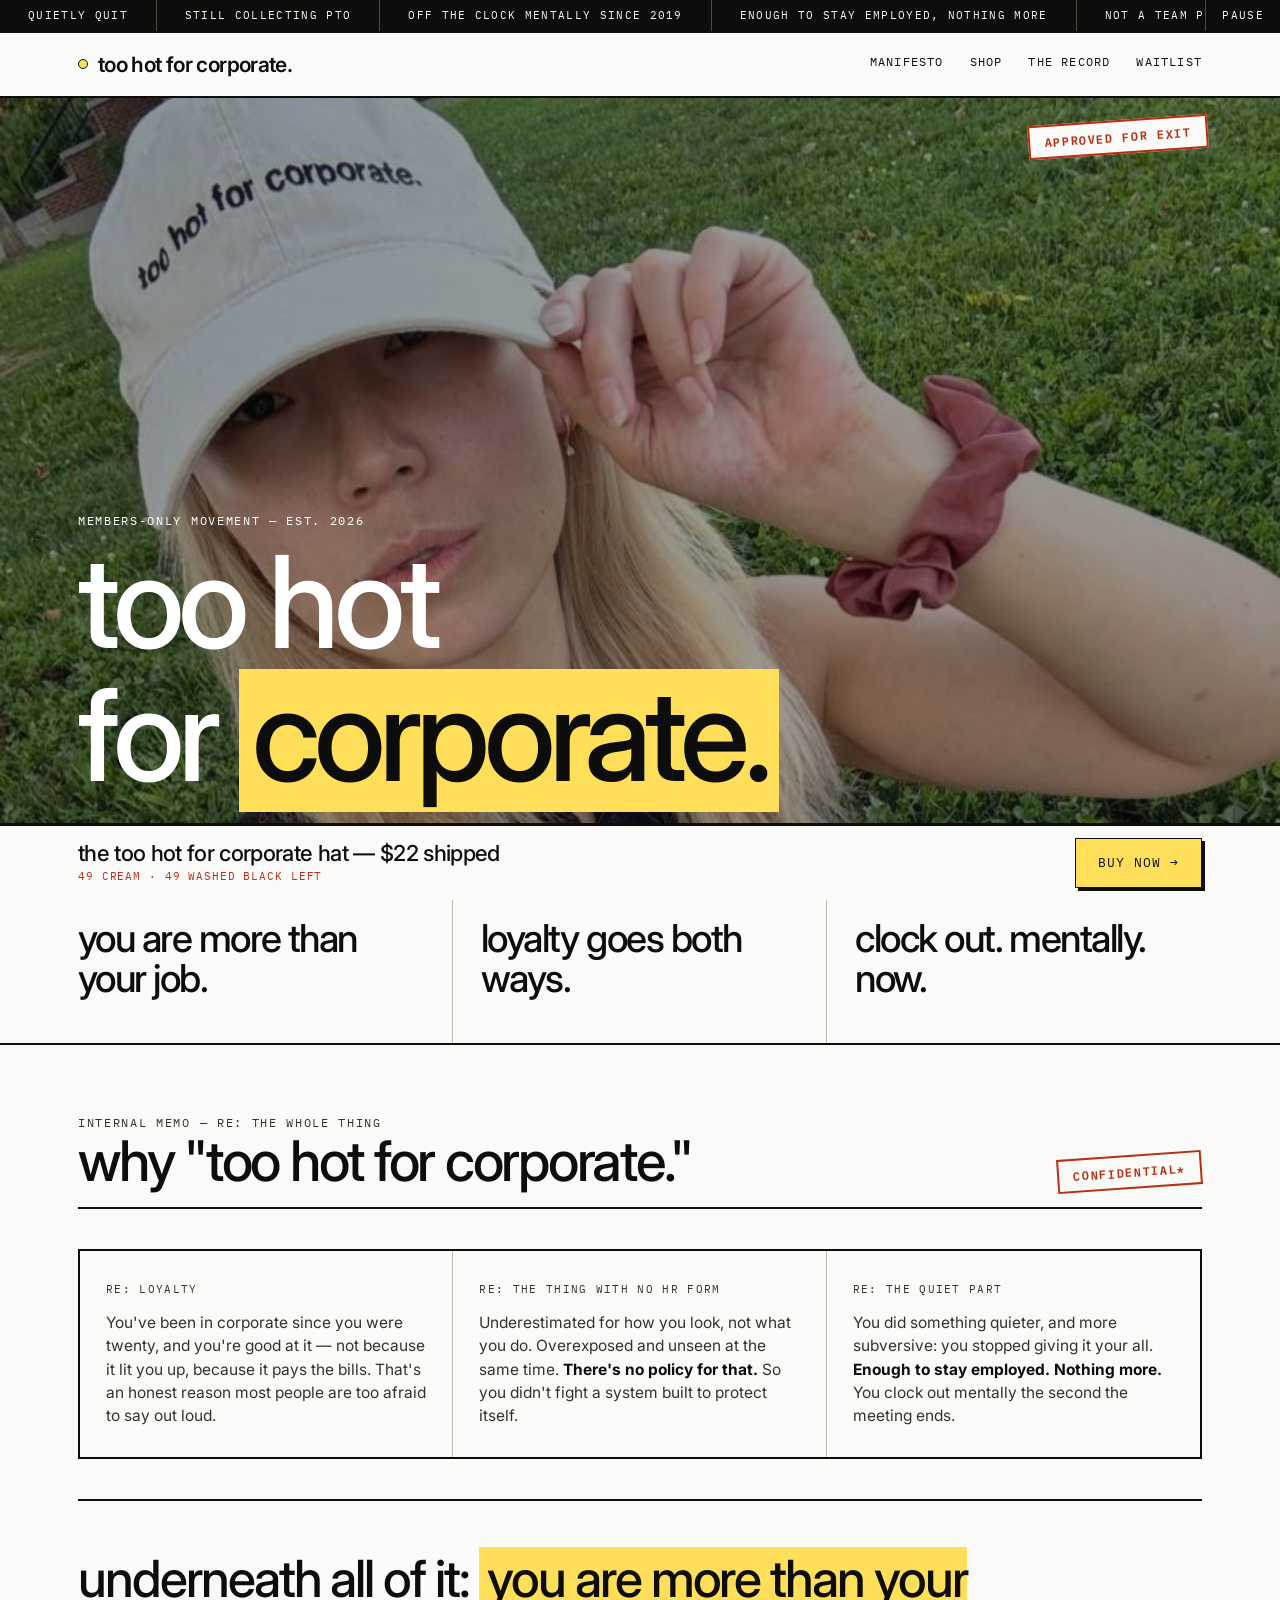
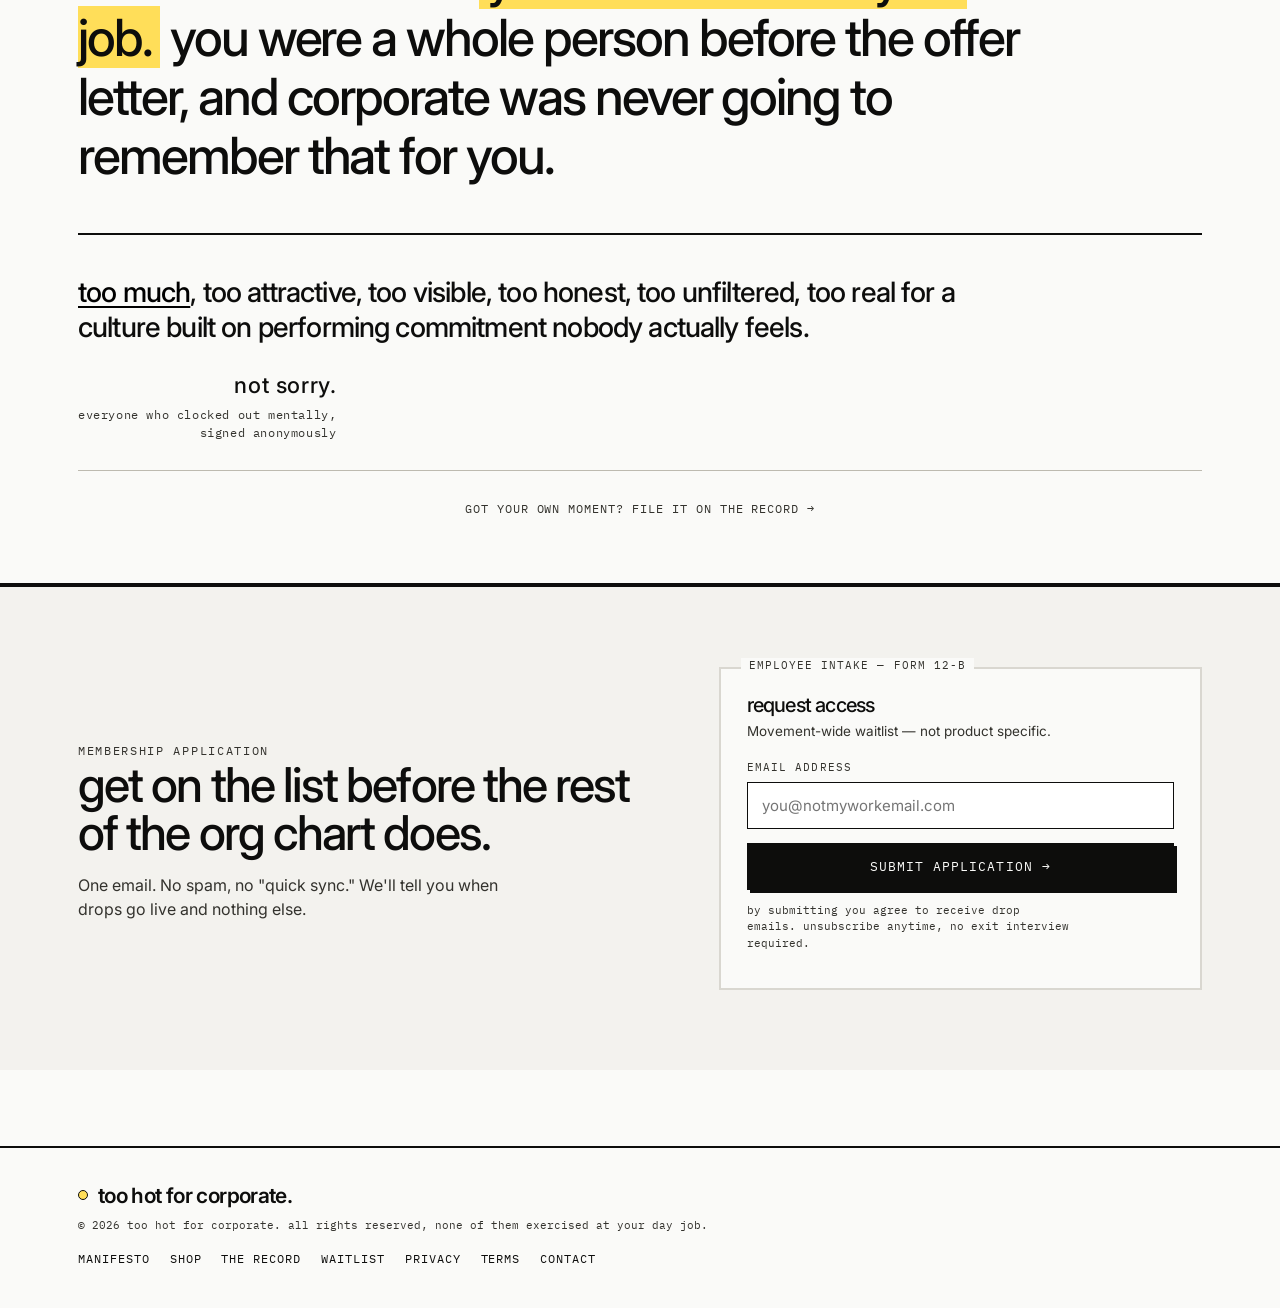
<file: index.html>
<!doctype html>
<html lang="en">
<head>
<meta charset="utf-8">
<meta name="viewport" content="width=device-width, initial-scale=1">
<title>too hot for corporate.</title>
<meta name="description" content="A members-only movement for anyone who stopped giving corporate their all — because you are more than your job. Shop the $22 hat, in cream or washed black, and get on the waitlist.">
<meta property="og:type" content="website">
<meta property="og:url" content="https://toohotfor.com/">
<meta property="og:title" content="too hot for corporate.">
<meta property="og:description" content="A members-only movement for anyone who stopped giving corporate their all — because you are more than your job.">
<meta property="og:image" content="https://toohotfor.com/images/og-image.png">
<meta property="og:image:width" content="1200">
<meta property="og:image:height" content="630">
<meta name="twitter:card" content="summary_large_image">
<meta name="twitter:title" content="too hot for corporate.">
<meta name="twitter:description" content="A members-only movement for anyone who stopped giving corporate their all — because you are more than your job.">
<meta name="twitter:image" content="https://toohotfor.com/images/og-image.png">
<link rel="icon" href="/favicon.ico" sizes="any">
<link rel="icon" type="image/png" sizes="32x32" href="/images/favicon-32.png">
<link rel="icon" type="image/png" sizes="16x16" href="/images/favicon-16.png">
<link rel="apple-touch-icon" href="/images/apple-touch-icon.png">
<link rel="manifest" href="/site.webmanifest">
<link rel="preconnect" href="https://fonts.googleapis.com">
<link rel="preconnect" href="https://fonts.gstatic.com" crossorigin>
<link href="https://fonts.googleapis.com/css2?family=Inter:wght@400;500;600&family=IBM+Plex+Mono:wght@400;500;600&display=swap" rel="stylesheet">
<link rel="stylesheet" href="css/style.css">
</head>
<body>

<a class="skip-link" href="#main">skip to main content</a>

<div class="ticker">
  <div class="ticker__track" aria-hidden="true">
    <span>QUIETLY QUIT</span><span>STILL COLLECTING PTO</span><span>OFF THE CLOCK MENTALLY SINCE 2019</span><span>ENOUGH TO STAY EMPLOYED, NOTHING MORE</span><span>NOT A TEAM PLAYER, A TEAM MEMBER</span><span>TOO HOT FOR CORPORATE</span>
    <span>QUIETLY QUIT</span><span>STILL COLLECTING PTO</span><span>OFF THE CLOCK MENTALLY SINCE 2019</span><span>ENOUGH TO STAY EMPLOYED, NOTHING MORE</span><span>NOT A TEAM PLAYER, A TEAM MEMBER</span><span>TOO HOT FOR CORPORATE</span>
  </div>
  <button type="button" class="ticker__pause" id="tickerPause" aria-pressed="false" aria-label="pause scrolling banner">pause</button>
</div>

<header class="site" id="siteHeader">
  <div class="wrap">
    <a class="logo" href="index.html"><span class="dot"></span> too hot for corporate.</a>
    <button class="nav-toggle" id="navToggle" aria-expanded="false" aria-controls="primaryNav">menu</button>
    <nav class="primary" id="primaryNav">
      <a href="index.html#manifesto">manifesto</a>
      <a href="products.html">shop</a>
      <a href="moments.html">the record</a>
      <a href="index.html#join">waitlist</a>
    </nav>
  </div>
</header>

<main id="main" tabindex="-1">
<section class="mx-hero">
  <img src="images/hat-photo.jpg" width="800" height="962" alt="A person with long blonde hair sitting on grass, tugging the brim of a cream dad hat embroidered with &quot;too hot for corporate.&quot; in black thread">
  <span class="stamp mx-hero__stamp">approved for exit</span>
  <div class="mx-hero__text">
    <span class="eyebrow">members-only movement — est. 2026</span>
    <h1>too hot<br>for <mark>corporate.</mark></h1>
    <p>You do enough to stay employed. Nothing more. You were never just your job title.</p>
  </div>
</section>

<section class="lb-lines" aria-label="the idea">
  <div class="wrap">
    <p>you are more than your job.</p>
    <p>loyalty goes both ways.</p>
    <p>clock out. mentally. now.</p>
  </div>
</section>

<section class="memo" id="manifesto">
  <div class="wrap">
    <div class="memo__head">
      <div>
        <span class="eyebrow">internal memo — re: the whole thing</span>
        <h2>why "too hot for corporate."</h2>
      </div>
      <span class="stamp stamp--ink">confidential*</span>
    </div>

    <div class="memo-grid">
      <div class="memo-card">
        <span class="field-label">re: loyalty</span>
        <p>You've been in corporate since you were twenty, and you're good at it — not because it lit you up, because it pays the bills. That's an honest reason most people are too afraid to say out loud.</p>
      </div>
      <div class="memo-card">
        <span class="field-label">re: the thing with no HR form</span>
        <p>Underestimated for how you look, not what you do. Overexposed and unseen at the same time. <strong>There's no policy for that.</strong> So you didn't fight a system built to protect itself.</p>
      </div>
      <div class="memo-card">
        <span class="field-label">re: the quiet part</span>
        <p>You did something quieter, and more subversive: you stopped giving it your all. <strong>Enough to stay employed. Nothing more.</strong> You clock out mentally the second the meeting ends.</p>
      </div>
    </div>

    <div class="memo__thesis">
      <p>underneath all of it: <mark>you are more than your job.</mark> you were a whole person before the offer letter, and corporate was never going to remember that for you.</p>
    </div>

    <div class="memo__quote">
      <blockquote><mark>too much</mark>, too attractive, too visible, too honest, too unfiltered, too real for a culture built on performing commitment nobody actually feels.</blockquote>
      <div class="memo__sign">
        <span class="sig">not sorry.</span>
        everyone who clocked out mentally,<br>signed anonymously
      </div>
    </div>

    <div style="margin-top:28px; padding-top:24px; border-top:var(--border-thin); text-align:center;">
      <a href="moments.html" class="back-link" style="margin-bottom:0;">got your own moment? file it on the record →</a>
    </div>
  </div>
</section>

<section class="join" id="join">
  <div class="wrap join__grid">
    <div>
      <span class="eyebrow" style="color:var(--stone)">membership application</span>
      <h2>get on the list before the rest of the org chart does.</h2>
      <p>One email. No spam, no "quick sync." We'll tell you when drops go live and nothing else.</p>
    </div>
    <form class="waitlist-form" data-formspree-id="xgawlzzl" data-product="general">
      <h3 class="waitlist-form__title">request access</h3>
      <p class="waitlist-form__sub">Movement-wide waitlist — not product specific.</p>
      <div class="field">
        <label for="general-email">Email address</label>
        <input type="email" id="general-email" name="email" placeholder="you@notmyworkemail.com" required>
      </div>
      <input type="text" name="_gotcha" class="hp-field" tabindex="-1" autocomplete="off" aria-hidden="true">
      <button type="submit" class="btn btn--yellow btn--block">submit application →</button>
      <p class="form-note">by submitting you agree to receive drop emails. unsubscribe anytime, no exit interview required.</p>
      <p class="form-error" role="alert">Something went wrong — try again in a minute.</p>
      <div class="form-success" role="status">
        <strong>badge issued.</strong>
        You're on the list. We'll email you when it's real.
      </div>
    </form>
  </div>
</section>

<div class="mx-buy" id="shop">
  <div class="wrap">
    <div>
      <div class="mx-buy__name">the too hot for corporate hat — $22 shipped</div>
      <div class="mx-buy__stock" data-stock-summary></div>
    </div>
    <a href="product-hat.html" class="btn btn--yellow">buy now →</a>
  </div>
</div>

</main>

<footer class="site">
  <div class="wrap">
    <div class="foot-left">
      <a class="logo" href="index.html"><span class="dot"></span> too hot for corporate.</a>
      <span class="fine-print">© 2026 too hot for corporate. all rights reserved, none of them exercised at your day job.</span>
    </div>
    <div class="foot-links">
      <a href="index.html#manifesto">manifesto</a>
      <a href="products.html">shop</a>
      <a href="moments.html">the record</a>
      <a href="index.html#join">waitlist</a>
      <a href="privacy-policy.html">privacy</a>
      <a href="terms.html">terms</a>
      <a href="contact.html">contact</a>
    </div>
  </div>
</footer>

<script src="js/main.js"></script>
<!-- Cloudflare Web Analytics --><script defer src='https://static.cloudflareinsights.com/beacon.min.js' data-cf-beacon='{"token": "62d0abded0774aad8674eacb5a8411f9"}'></script><!-- End Cloudflare Web Analytics -->
</body>
</html>
</file>
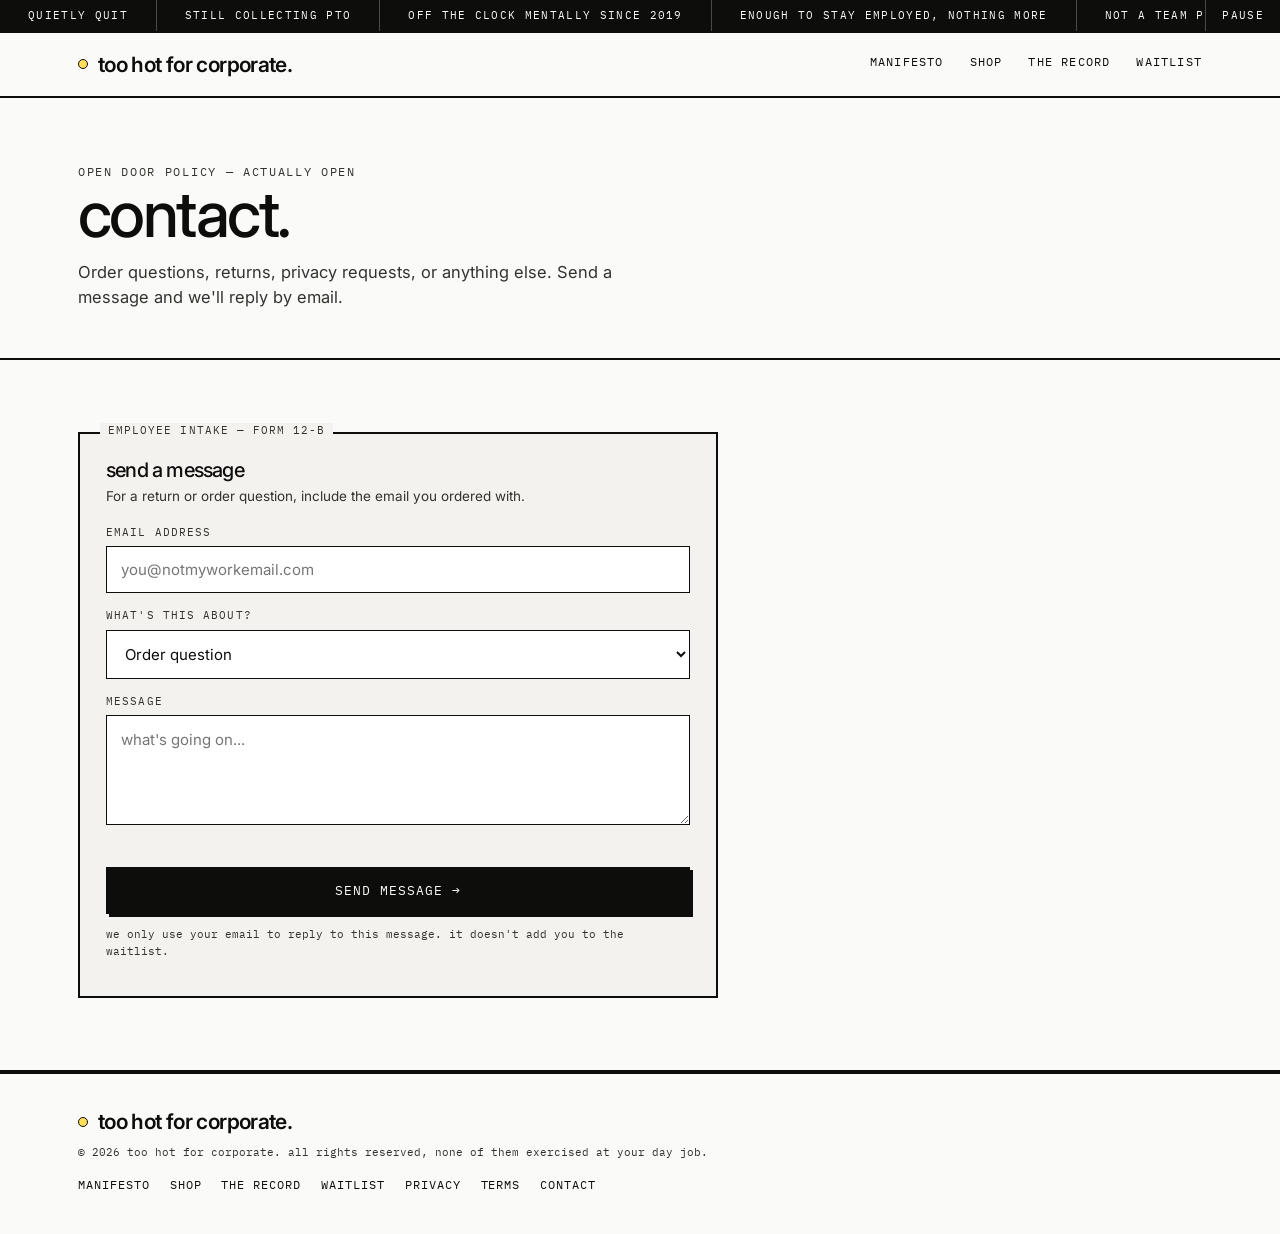
<file: contact.html>
<!doctype html>
<html lang="en">
<head>
<meta charset="utf-8">
<meta name="viewport" content="width=device-width, initial-scale=1">
<title>contact — too hot for corporate.</title>
<meta name="description" content="Questions, order help, and returns for too hot for corporate. Send a message and we reply by email.">
<meta property="og:type" content="website">
<meta property="og:url" content="https://toohotfor.com/contact.html">
<meta property="og:title" content="contact — too hot for corporate.">
<meta property="og:description" content="Questions, order help, and returns for too hot for corporate. Send a message and we reply by email.">
<meta property="og:image" content="https://toohotfor.com/images/og-image.png">
<meta property="og:image:width" content="1200">
<meta property="og:image:height" content="630">
<meta name="twitter:card" content="summary_large_image">
<meta name="twitter:title" content="contact — too hot for corporate.">
<meta name="twitter:description" content="Questions, order help, and returns for too hot for corporate. Send a message and we reply by email.">
<meta name="twitter:image" content="https://toohotfor.com/images/og-image.png">
<link rel="icon" href="/favicon.ico" sizes="any">
<link rel="icon" type="image/png" sizes="32x32" href="/images/favicon-32.png">
<link rel="icon" type="image/png" sizes="16x16" href="/images/favicon-16.png">
<link rel="apple-touch-icon" href="/images/apple-touch-icon.png">
<link rel="manifest" href="/site.webmanifest">
<link rel="preconnect" href="https://fonts.googleapis.com">
<link rel="preconnect" href="https://fonts.gstatic.com" crossorigin>
<link href="https://fonts.googleapis.com/css2?family=Inter:wght@400;500;600&family=IBM+Plex+Mono:wght@400;500;600&display=swap" rel="stylesheet">
<link rel="stylesheet" href="css/style.css">
</head>
<body>

<a class="skip-link" href="#main">skip to main content</a>

<div class="ticker">
  <div class="ticker__track" aria-hidden="true">
    <span>QUIETLY QUIT</span><span>STILL COLLECTING PTO</span><span>OFF THE CLOCK MENTALLY SINCE 2019</span><span>ENOUGH TO STAY EMPLOYED, NOTHING MORE</span><span>NOT A TEAM PLAYER, A TEAM MEMBER</span><span>TOO HOT FOR CORPORATE</span>
    <span>QUIETLY QUIT</span><span>STILL COLLECTING PTO</span><span>OFF THE CLOCK MENTALLY SINCE 2019</span><span>ENOUGH TO STAY EMPLOYED, NOTHING MORE</span><span>NOT A TEAM PLAYER, A TEAM MEMBER</span><span>TOO HOT FOR CORPORATE</span>
  </div>
  <button type="button" class="ticker__pause" id="tickerPause" aria-pressed="false" aria-label="pause scrolling banner">pause</button>
</div>

<header class="site" id="siteHeader">
  <div class="wrap">
    <a class="logo" href="index.html"><span class="dot"></span> too hot for corporate.</a>
    <button class="nav-toggle" id="navToggle" aria-expanded="false" aria-controls="primaryNav">menu</button>
    <nav class="primary" id="primaryNav">
      <a href="index.html#manifesto">manifesto</a>
      <a href="products.html">shop</a>
      <a href="moments.html">the record</a>
      <a href="index.html#join">waitlist</a>
    </nav>
  </div>
</header>

<main id="main" tabindex="-1">
<section class="page-head">
  <div class="wrap">
    <span class="eyebrow">open door policy — actually open</span>
    <h1>contact.</h1>
    <p>Order questions, returns, privacy requests, or anything else. Send a message and we'll reply by email.</p>
  </div>
</section>

<section class="section">
  <div class="wrap">
    <form class="waitlist-form" data-formspree-id="xgawlzzl" data-product="contact" style="max-width:640px;">
      <h2 class="waitlist-form__title">send a message</h2>
      <p class="waitlist-form__sub">For a return or order question, include the email you ordered with.</p>

      <div class="field">
        <label for="contact-email">Email address</label>
        <input type="email" id="contact-email" name="email" placeholder="you@notmyworkemail.com" autocomplete="email" required>
      </div>

      <div class="field">
        <label for="contact-topic">What's this about?</label>
        <select id="contact-topic" name="topic" required>
          <option value="Order question">Order question</option>
          <option value="Return or refund">Return or refund</option>
          <option value="Privacy request">Privacy request</option>
          <option value="Something else">Something else</option>
        </select>
      </div>

      <div class="field">
        <label for="contact-message">Message</label>
        <textarea id="contact-message" name="message" placeholder="what's going on..." maxlength="2000" required></textarea>
      </div>

      <input type="hidden" name="form" value="Contact form">
      <input type="hidden" name="_subject" value="Contact form — toohotfor.com">
      <input type="text" name="_gotcha" class="hp-field" tabindex="-1" autocomplete="off" aria-hidden="true">
      <button type="submit" class="btn btn--yellow btn--block" style="margin-top:22px;">send message →</button>
      <p class="form-note">we only use your email to reply to this message. it doesn't add you to the waitlist.</p>
      <p class="form-error" role="alert">Something went wrong — try again in a minute.</p>
      <div class="form-success" role="status">
        <strong>message received.</strong>
        We'll reply to the email you gave us.
      </div>
    </form>
  </div>
</section>

</main>

<footer class="site">
  <div class="wrap">
    <div class="foot-left">
      <a class="logo" href="index.html"><span class="dot"></span> too hot for corporate.</a>
      <span class="fine-print">© 2026 too hot for corporate. all rights reserved, none of them exercised at your day job.</span>
    </div>
    <div class="foot-links">
      <a href="index.html#manifesto">manifesto</a>
      <a href="products.html">shop</a>
      <a href="moments.html">the record</a>
      <a href="index.html#join">waitlist</a>
      <a href="privacy-policy.html">privacy</a>
      <a href="terms.html">terms</a>
      <a href="contact.html">contact</a>
    </div>
  </div>
</footer>

<script src="js/main.js"></script>
<!-- Cloudflare Web Analytics --><script defer src='https://static.cloudflareinsights.com/beacon.min.js' data-cf-beacon='{"token": "62d0abded0774aad8674eacb5a8411f9"}'></script><!-- End Cloudflare Web Analytics -->
</body>
</html>
</file>
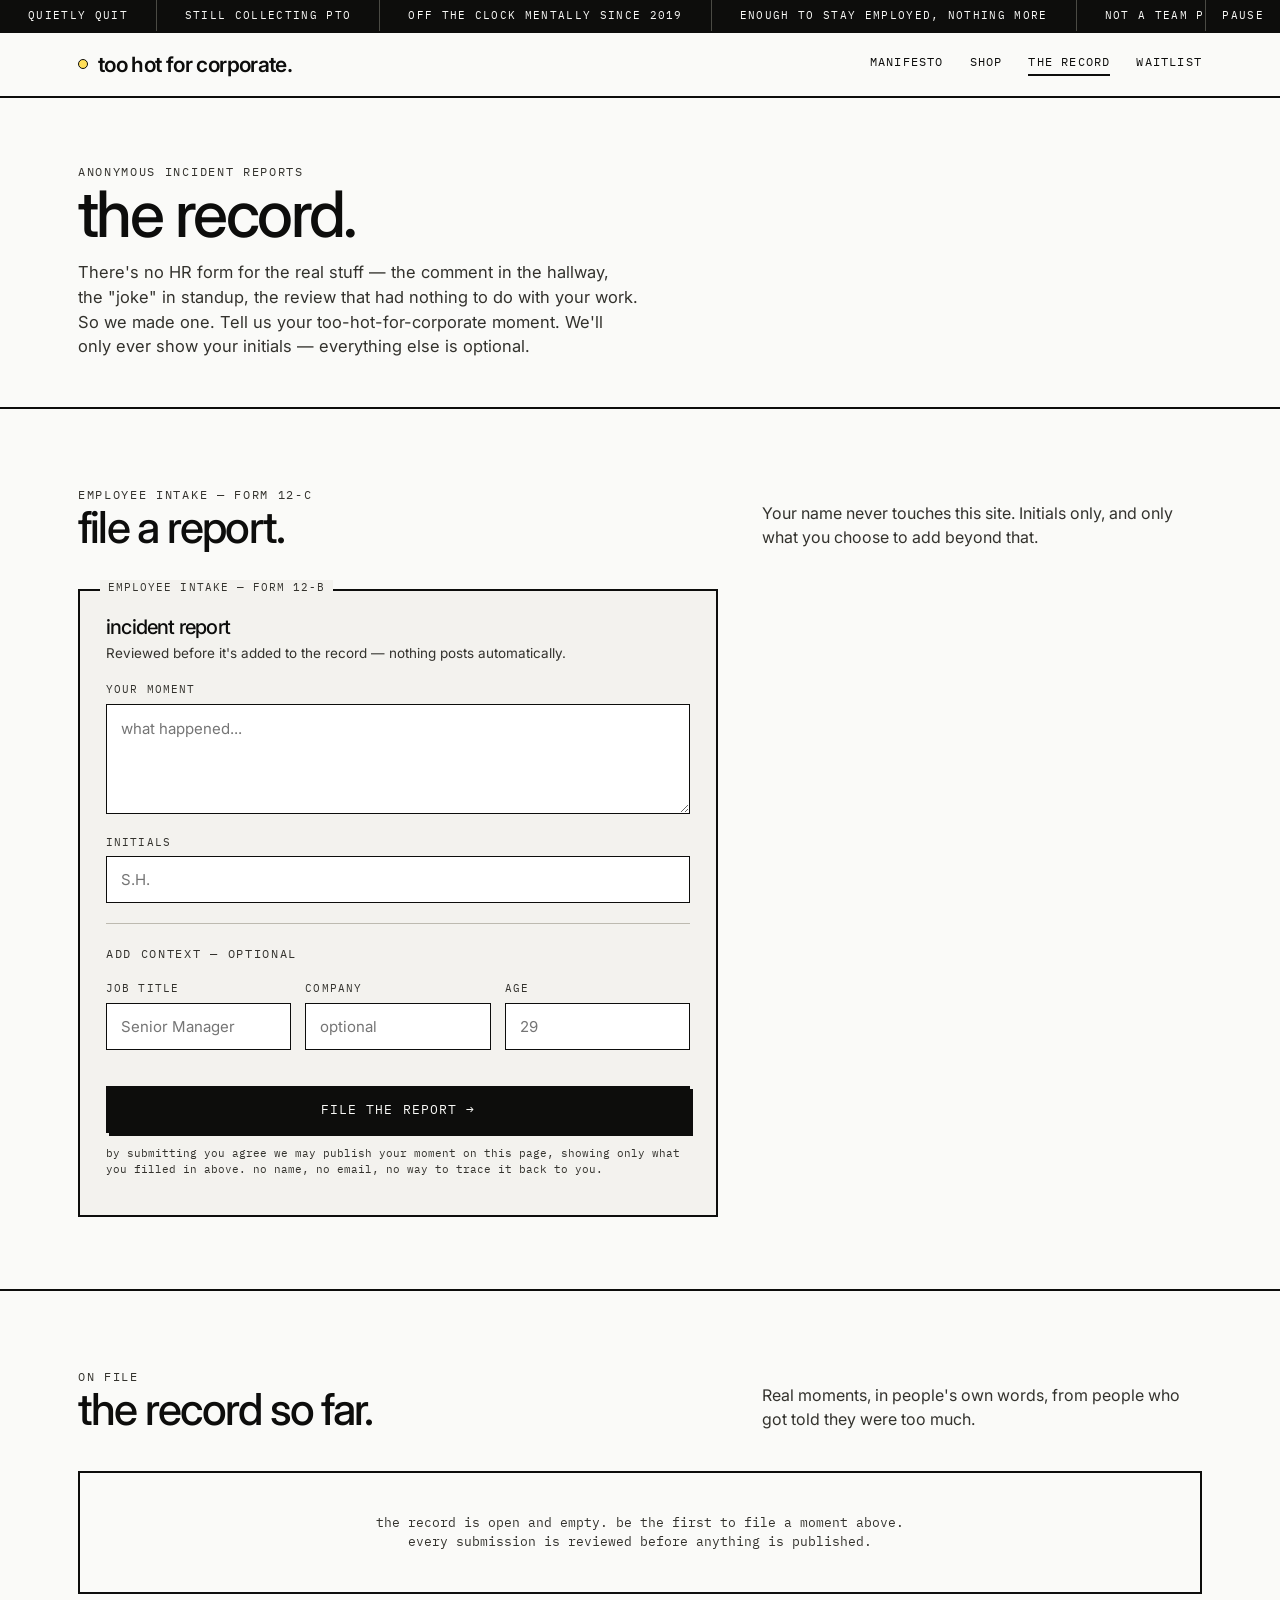
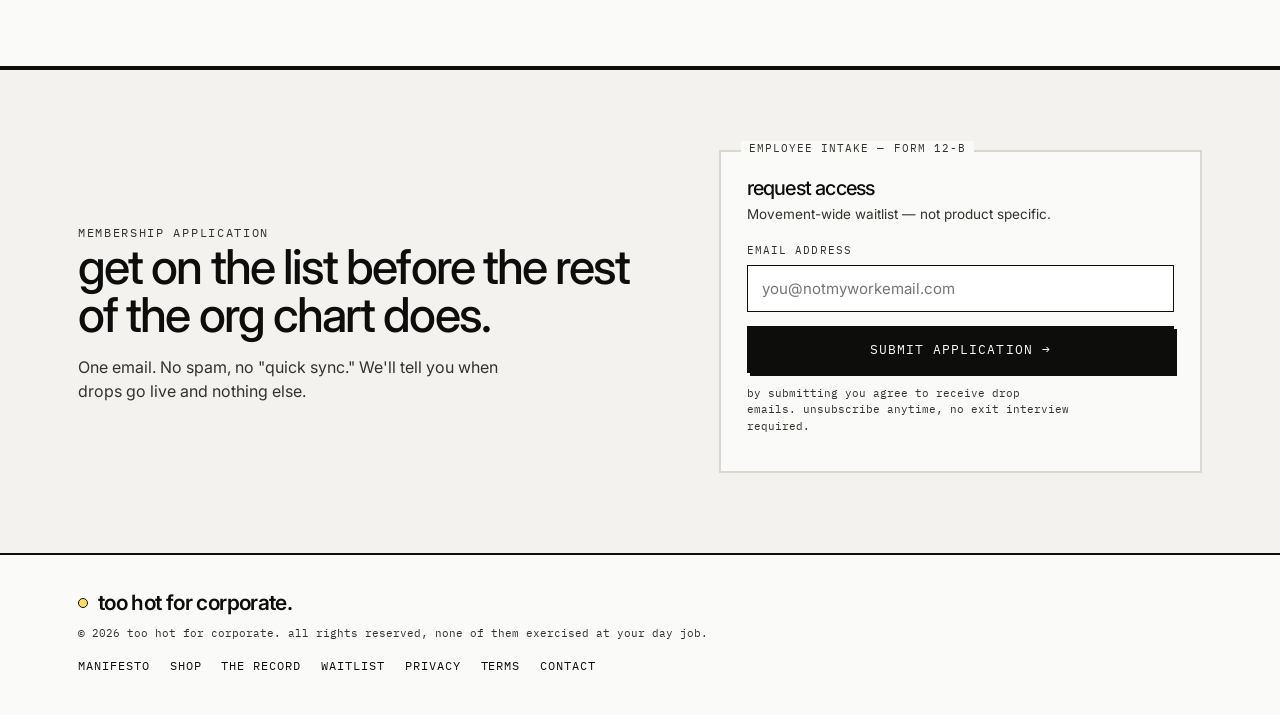
<file: moments.html>
<!doctype html>
<html lang="en">
<head>
<meta charset="utf-8">
<meta name="viewport" content="width=device-width, initial-scale=1">
<title>the record — too hot for corporate.</title>
<meta name="description" content="Anonymous incident reports from people who got told they were too much. File your own — initials only.">
<meta property="og:type" content="website">
<meta property="og:url" content="https://toohotfor.com/moments.html">
<meta property="og:title" content="the record — too hot for corporate.">
<meta property="og:description" content="Anonymous incident reports from people who got told they were too much. File your own — initials only.">
<meta property="og:image" content="https://toohotfor.com/images/og-image.png">
<meta property="og:image:width" content="1200">
<meta property="og:image:height" content="630">
<meta name="twitter:card" content="summary_large_image">
<meta name="twitter:title" content="the record — too hot for corporate.">
<meta name="twitter:description" content="Anonymous incident reports from people who got told they were too much. File your own — initials only.">
<meta name="twitter:image" content="https://toohotfor.com/images/og-image.png">
<link rel="icon" href="/favicon.ico" sizes="any">
<link rel="icon" type="image/png" sizes="32x32" href="/images/favicon-32.png">
<link rel="icon" type="image/png" sizes="16x16" href="/images/favicon-16.png">
<link rel="apple-touch-icon" href="/images/apple-touch-icon.png">
<link rel="manifest" href="/site.webmanifest">
<link rel="preconnect" href="https://fonts.googleapis.com">
<link rel="preconnect" href="https://fonts.gstatic.com" crossorigin>
<link href="https://fonts.googleapis.com/css2?family=Inter:wght@400;500;600&family=IBM+Plex+Mono:wght@400;500;600&display=swap" rel="stylesheet">
<link rel="stylesheet" href="css/style.css">
</head>
<body>

<a class="skip-link" href="#main">skip to main content</a>

<div class="ticker">
  <div class="ticker__track" aria-hidden="true">
    <span>QUIETLY QUIT</span><span>STILL COLLECTING PTO</span><span>OFF THE CLOCK MENTALLY SINCE 2019</span><span>ENOUGH TO STAY EMPLOYED, NOTHING MORE</span><span>NOT A TEAM PLAYER, A TEAM MEMBER</span><span>TOO HOT FOR CORPORATE</span>
    <span>QUIETLY QUIT</span><span>STILL COLLECTING PTO</span><span>OFF THE CLOCK MENTALLY SINCE 2019</span><span>ENOUGH TO STAY EMPLOYED, NOTHING MORE</span><span>NOT A TEAM PLAYER, A TEAM MEMBER</span><span>TOO HOT FOR CORPORATE</span>
  </div>
  <button type="button" class="ticker__pause" id="tickerPause" aria-pressed="false" aria-label="pause scrolling banner">pause</button>
</div>

<header class="site" id="siteHeader">
  <div class="wrap">
    <a class="logo" href="index.html"><span class="dot"></span> too hot for corporate.</a>
    <button class="nav-toggle" id="navToggle" aria-expanded="false" aria-controls="primaryNav">menu</button>
    <nav class="primary" id="primaryNav">
      <a href="index.html#manifesto">manifesto</a>
      <a href="products.html">shop</a>
      <a href="moments.html" aria-current="page">the record</a>
      <a href="index.html#join">waitlist</a>
    </nav>
  </div>
</header>

<main id="main" tabindex="-1">
<section class="page-head">
  <div class="wrap">
    <span class="eyebrow">anonymous incident reports</span>
    <h1>the record.</h1>
    <p>There's no HR form for the real stuff — the comment in the hallway, the "joke" in standup, the review that had nothing to do with your work. So we made one. Tell us your too-hot-for-corporate moment. We'll only ever show your initials — everything else is optional.</p>
  </div>
</section>

<section class="section">
  <div class="wrap">
    <div class="section__head">
      <div>
        <span class="eyebrow">employee intake — form 12-c</span>
        <h2>file a report.</h2>
      </div>
      <p>Your name never touches this site. Initials only, and only what you choose to add beyond that.</p>
    </div>

    <form class="waitlist-form" data-formspree-id="xeaaragp" data-product="moment" style="max-width:640px;">
      <h3 class="waitlist-form__title">incident report</h3>
      <p class="waitlist-form__sub">Reviewed before it's added to the record — nothing posts automatically.</p>

      <div class="field">
        <label for="moment-text">Your moment</label>
        <textarea id="moment-text" name="moment" placeholder="what happened..." maxlength="600" required></textarea>
      </div>

      <div class="field">
        <label for="moment-initials">Initials</label>
        <input type="text" id="moment-initials" name="initials" placeholder="S.H." maxlength="6" required>
      </div>

      <div class="field-divider">
        <span class="eyebrow">add context — optional</span>
      </div>

      <div class="field-row">
        <div class="field">
          <label for="moment-title">Job title</label>
          <input type="text" id="moment-title" name="title" placeholder="Senior Manager" maxlength="60">
        </div>
        <div class="field">
          <label for="moment-company">Company</label>
          <input type="text" id="moment-company" name="company" placeholder="optional" maxlength="60">
        </div>
        <div class="field">
          <label for="moment-age">Age</label>
          <input type="number" id="moment-age" name="age" placeholder="29" min="16" max="99">
        </div>
      </div>

      <input type="text" name="_gotcha" class="hp-field" tabindex="-1" autocomplete="off" aria-hidden="true">
      <button type="submit" class="btn btn--yellow btn--block" style="margin-top:22px;">file the report →</button>
      <p class="form-note">by submitting you agree we may publish your moment on this page, showing only what you filled in above. no name, no email, no way to trace it back to you.</p>
      <p class="form-error" role="alert">Something went wrong — try again in a minute.</p>
      <div class="form-success" role="status">
        <strong>report filed.</strong>
        Thanks for adding to the record. We review every submission before it goes up.
      </div>
    </form>
  </div>
</section>

<section class="section">
  <div class="wrap">
    <div class="section__head">
      <div>
        <span class="eyebrow">on file</span>
        <h2>the record so far.</h2>
      </div>
      <p>Real moments, in people's own words, from people who got told they were too much.</p>
    </div>

    <div class="record-empty">
      the record is open and empty. be the first to file a moment above.
      <br>every submission is reviewed before anything is published.
    </div>
  </div>
</section>

<section class="join" id="join">
  <div class="wrap join__grid">
    <div>
      <span class="eyebrow" style="color:var(--stone)">membership application</span>
      <h2>get on the list before the rest of the org chart does.</h2>
      <p>One email. No spam, no "quick sync." We'll tell you when drops go live and nothing else.</p>
    </div>
    <form class="waitlist-form" data-formspree-id="xgawlzzl" data-product="general">
      <h3 class="waitlist-form__title">request access</h3>
      <p class="waitlist-form__sub">Movement-wide waitlist — not product specific.</p>
      <div class="field">
        <label for="general-email-3">Email address</label>
        <input type="email" id="general-email-3" name="email" placeholder="you@notmyworkemail.com" required>
      </div>
      <input type="text" name="_gotcha" class="hp-field" tabindex="-1" autocomplete="off" aria-hidden="true">
      <button type="submit" class="btn btn--yellow btn--block">submit application →</button>
      <p class="form-note">by submitting you agree to receive drop emails. unsubscribe anytime, no exit interview required.</p>
      <p class="form-error" role="alert">Something went wrong — try again in a minute.</p>
      <div class="form-success" role="status">
        <strong>badge issued.</strong>
        You're on the list. We'll email you when it's real.
      </div>
    </form>
  </div>
</section>

</main>

<footer class="site">
  <div class="wrap">
    <div class="foot-left">
      <a class="logo" href="index.html"><span class="dot"></span> too hot for corporate.</a>
      <span class="fine-print">© 2026 too hot for corporate. all rights reserved, none of them exercised at your day job.</span>
    </div>
    <div class="foot-links">
      <a href="index.html#manifesto">manifesto</a>
      <a href="products.html">shop</a>
      <a href="moments.html">the record</a>
      <a href="index.html#join">waitlist</a>
      <a href="privacy-policy.html">privacy</a>
      <a href="terms.html">terms</a>
      <a href="contact.html">contact</a>
    </div>
  </div>
</footer>

<script src="js/main.js"></script>
<!-- Cloudflare Web Analytics --><script defer src='https://static.cloudflareinsights.com/beacon.min.js' data-cf-beacon='{"token": "62d0abded0774aad8674eacb5a8411f9"}'></script><!-- End Cloudflare Web Analytics -->
</body>
</html>
</file>
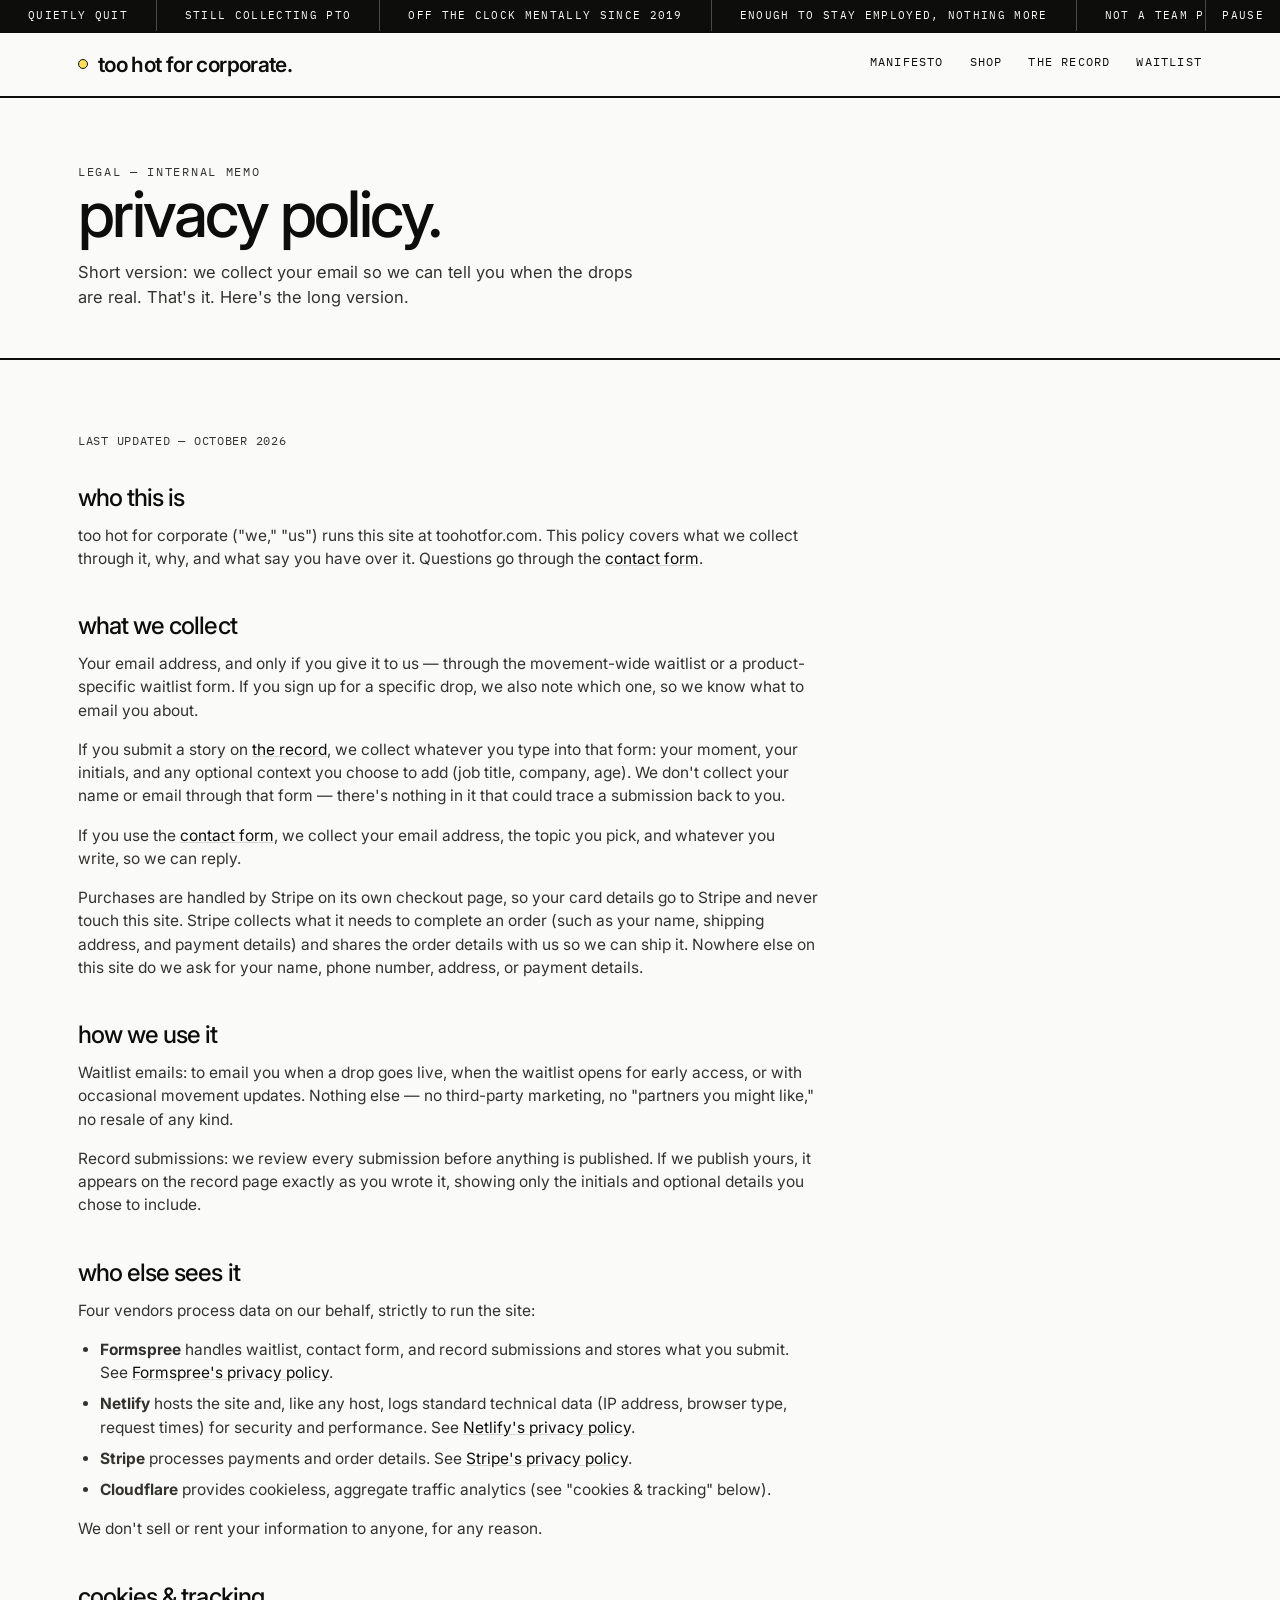
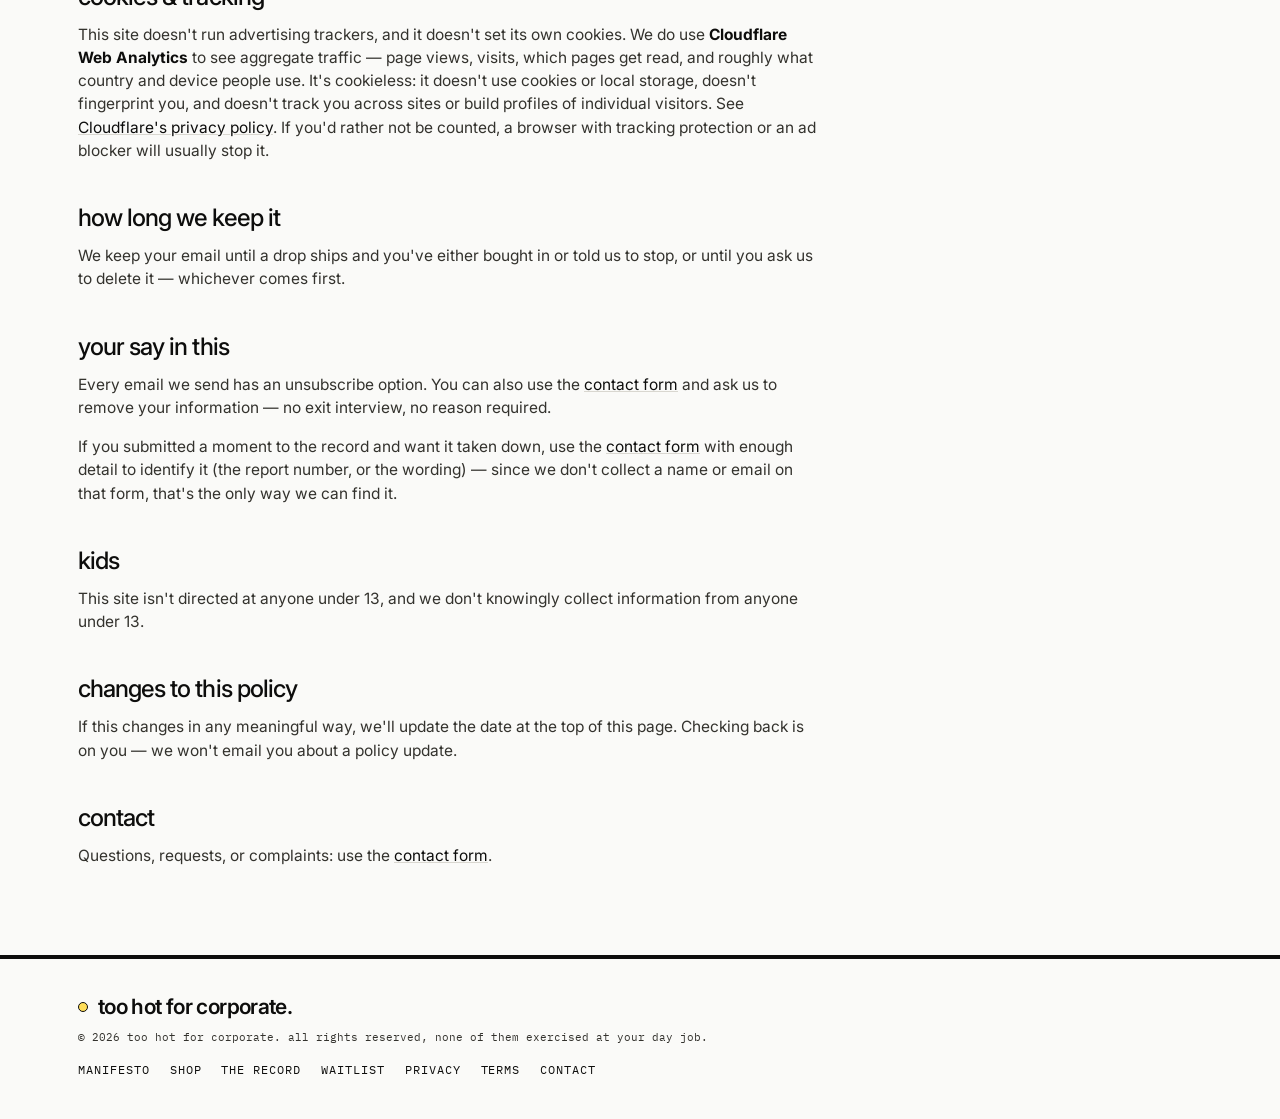
<file: privacy-policy.html>
<!doctype html>
<html lang="en">
<head>
<meta charset="utf-8">
<meta name="viewport" content="width=device-width, initial-scale=1">
<title>privacy policy — too hot for corporate.</title>
<meta name="description" content="What too hot for corporate collects, why, and how to opt out.">
<meta property="og:type" content="website">
<meta property="og:url" content="https://toohotfor.com/privacy-policy.html">
<meta property="og:title" content="privacy policy — too hot for corporate.">
<meta property="og:description" content="What too hot for corporate collects, why, and how to opt out.">
<meta property="og:image" content="https://toohotfor.com/images/og-image.png">
<meta property="og:image:width" content="1200">
<meta property="og:image:height" content="630">
<meta name="twitter:card" content="summary_large_image">
<meta name="twitter:title" content="privacy policy — too hot for corporate.">
<meta name="twitter:description" content="What too hot for corporate collects, why, and how to opt out.">
<meta name="twitter:image" content="https://toohotfor.com/images/og-image.png">
<link rel="icon" href="/favicon.ico" sizes="any">
<link rel="icon" type="image/png" sizes="32x32" href="/images/favicon-32.png">
<link rel="icon" type="image/png" sizes="16x16" href="/images/favicon-16.png">
<link rel="apple-touch-icon" href="/images/apple-touch-icon.png">
<link rel="manifest" href="/site.webmanifest">
<link rel="preconnect" href="https://fonts.googleapis.com">
<link rel="preconnect" href="https://fonts.gstatic.com" crossorigin>
<link href="https://fonts.googleapis.com/css2?family=Inter:wght@400;500;600&family=IBM+Plex+Mono:wght@400;500;600&display=swap" rel="stylesheet">
<link rel="stylesheet" href="css/style.css">
</head>
<body>

<a class="skip-link" href="#main">skip to main content</a>

<div class="ticker">
  <div class="ticker__track" aria-hidden="true">
    <span>QUIETLY QUIT</span><span>STILL COLLECTING PTO</span><span>OFF THE CLOCK MENTALLY SINCE 2019</span><span>ENOUGH TO STAY EMPLOYED, NOTHING MORE</span><span>NOT A TEAM PLAYER, A TEAM MEMBER</span><span>TOO HOT FOR CORPORATE</span>
    <span>QUIETLY QUIT</span><span>STILL COLLECTING PTO</span><span>OFF THE CLOCK MENTALLY SINCE 2019</span><span>ENOUGH TO STAY EMPLOYED, NOTHING MORE</span><span>NOT A TEAM PLAYER, A TEAM MEMBER</span><span>TOO HOT FOR CORPORATE</span>
  </div>
  <button type="button" class="ticker__pause" id="tickerPause" aria-pressed="false" aria-label="pause scrolling banner">pause</button>
</div>

<header class="site" id="siteHeader">
  <div class="wrap">
    <a class="logo" href="index.html"><span class="dot"></span> too hot for corporate.</a>
    <button class="nav-toggle" id="navToggle" aria-expanded="false" aria-controls="primaryNav">menu</button>
    <nav class="primary" id="primaryNav">
      <a href="index.html#manifesto">manifesto</a>
      <a href="products.html">shop</a>
      <a href="moments.html">the record</a>
      <a href="index.html#join">waitlist</a>
    </nav>
  </div>
</header>

<main id="main" tabindex="-1">
<section class="page-head">
  <div class="wrap">
    <span class="eyebrow">legal — internal memo</span>
    <h1>privacy policy.</h1>
    <p>Short version: we collect your email so we can tell you when the drops are real. That's it. Here's the long version.</p>
  </div>
</section>

<section class="section">
  <div class="wrap">
    <div class="legal">
      <span class="updated">last updated — october 2026</span>

      <h2>who this is</h2>
      <p>too hot for corporate ("we," "us") runs this site at toohotfor.com. This policy covers what we collect through it, why, and what say you have over it. Questions go through the <a href="contact.html">contact form</a>.</p>

      <h2>what we collect</h2>
      <p>Your email address, and only if you give it to us — through the movement-wide waitlist or a product-specific waitlist form. If you sign up for a specific drop, we also note which one, so we know what to email you about.</p>
      <p>If you submit a story on <a href="moments.html">the record</a>, we collect whatever you type into that form: your moment, your initials, and any optional context you choose to add (job title, company, age). We don't collect your name or email through that form — there's nothing in it that could trace a submission back to you.</p>
      <p>If you use the <a href="contact.html">contact form</a>, we collect your email address, the topic you pick, and whatever you write, so we can reply.</p>
      <p>Purchases are handled by Stripe on its own checkout page, so your card details go to Stripe and never touch this site. Stripe collects what it needs to complete an order (such as your name, shipping address, and payment details) and shares the order details with us so we can ship it. Nowhere else on this site do we ask for your name, phone number, address, or payment details.</p>

      <h2>how we use it</h2>
      <p>Waitlist emails: to email you when a drop goes live, when the waitlist opens for early access, or with occasional movement updates. Nothing else — no third-party marketing, no "partners you might like," no resale of any kind.</p>
      <p>Record submissions: we review every submission before anything is published. If we publish yours, it appears on the record page exactly as you wrote it, showing only the initials and optional details you chose to include.</p>

      <h2>who else sees it</h2>
      <p>Four vendors process data on our behalf, strictly to run the site:</p>
      <ul>
        <li><strong>Formspree</strong> handles waitlist, contact form, and record submissions and stores what you submit. See <a href="https://formspree.io/legal/privacy-policy/" target="_blank" rel="noopener">Formspree's privacy policy</a>.</li>
        <li><strong>Netlify</strong> hosts the site and, like any host, logs standard technical data (IP address, browser type, request times) for security and performance. See <a href="https://www.netlify.com/privacy/" target="_blank" rel="noopener">Netlify's privacy policy</a>.</li>
        <li><strong>Stripe</strong> processes payments and order details. See <a href="https://stripe.com/privacy" target="_blank" rel="noopener">Stripe's privacy policy</a>.</li>
        <li><strong>Cloudflare</strong> provides cookieless, aggregate traffic analytics (see "cookies &amp; tracking" below).</li>
      </ul>
      <p>We don't sell or rent your information to anyone, for any reason.</p>

      <h2>cookies &amp; tracking</h2>
      <p>This site doesn't run advertising trackers, and it doesn't set its own cookies. We do use <strong>Cloudflare Web Analytics</strong> to see aggregate traffic — page views, visits, which pages get read, and roughly what country and device people use. It's cookieless: it doesn't use cookies or local storage, doesn't fingerprint you, and doesn't track you across sites or build profiles of individual visitors. See <a href="https://www.cloudflare.com/privacypolicy/" target="_blank" rel="noopener">Cloudflare's privacy policy</a>. If you'd rather not be counted, a browser with tracking protection or an ad blocker will usually stop it.</p>

      <h2>how long we keep it</h2>
      <p>We keep your email until a drop ships and you've either bought in or told us to stop, or until you ask us to delete it — whichever comes first.</p>

      <h2>your say in this</h2>
      <p>Every email we send has an unsubscribe option. You can also use the <a href="contact.html">contact form</a> and ask us to remove your information — no exit interview, no reason required.</p>
      <p>If you submitted a moment to the record and want it taken down, use the <a href="contact.html">contact form</a> with enough detail to identify it (the report number, or the wording) — since we don't collect a name or email on that form, that's the only way we can find it.</p>

      <h2>kids</h2>
      <p>This site isn't directed at anyone under 13, and we don't knowingly collect information from anyone under 13.</p>

      <h2>changes to this policy</h2>
      <p>If this changes in any meaningful way, we'll update the date at the top of this page. Checking back is on you — we won't email you about a policy update.</p>

      <h2>contact</h2>
      <p>Questions, requests, or complaints: use the <a href="contact.html">contact form</a>.</p>
    </div>
  </div>
</section>

</main>

<footer class="site">
  <div class="wrap">
    <div class="foot-left">
      <a class="logo" href="index.html"><span class="dot"></span> too hot for corporate.</a>
      <span class="fine-print">© 2026 too hot for corporate. all rights reserved, none of them exercised at your day job.</span>
    </div>
    <div class="foot-links">
      <a href="index.html#manifesto">manifesto</a>
      <a href="products.html">shop</a>
      <a href="moments.html">the record</a>
      <a href="index.html#join">waitlist</a>
      <a href="privacy-policy.html">privacy</a>
      <a href="terms.html">terms</a>
      <a href="contact.html">contact</a>
    </div>
  </div>
</footer>

<script src="js/main.js"></script>
<!-- Cloudflare Web Analytics --><script defer src='https://static.cloudflareinsights.com/beacon.min.js' data-cf-beacon='{"token": "62d0abded0774aad8674eacb5a8411f9"}'></script><!-- End Cloudflare Web Analytics -->
</body>
</html>
</file>
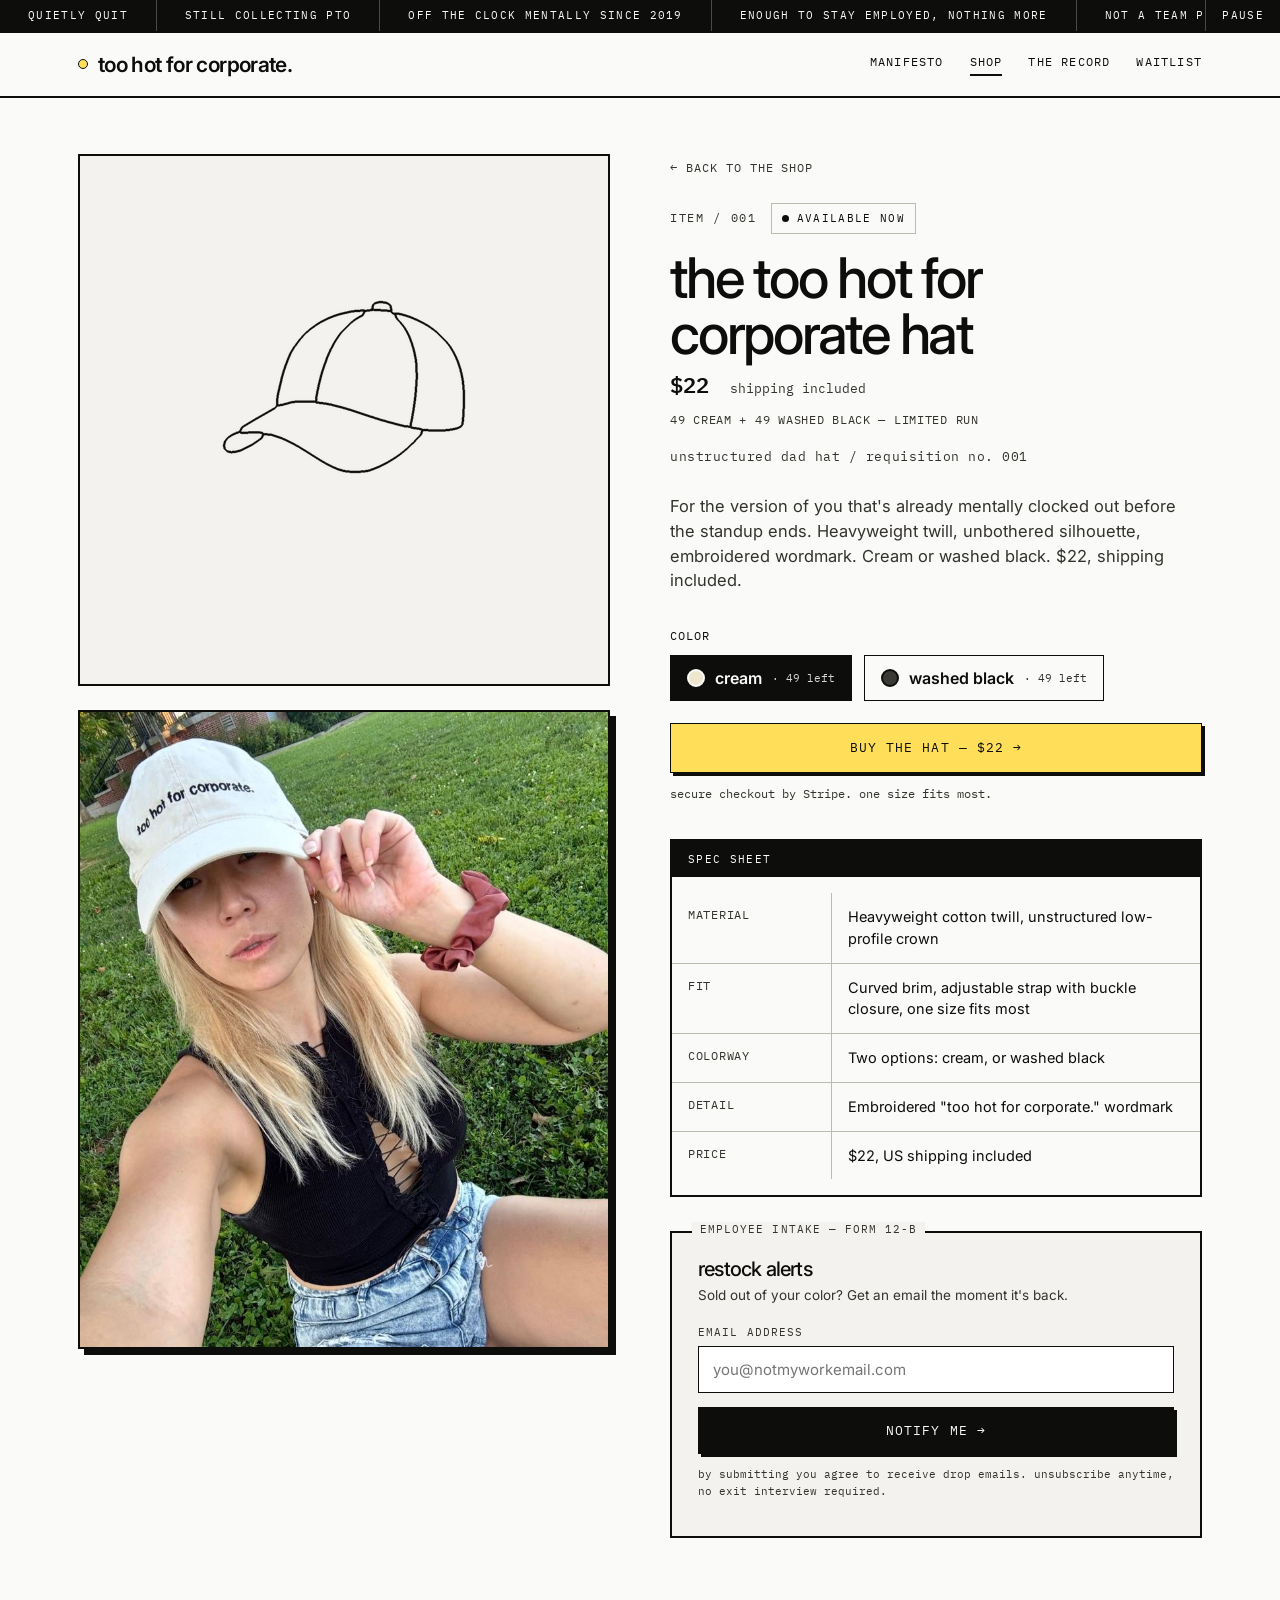
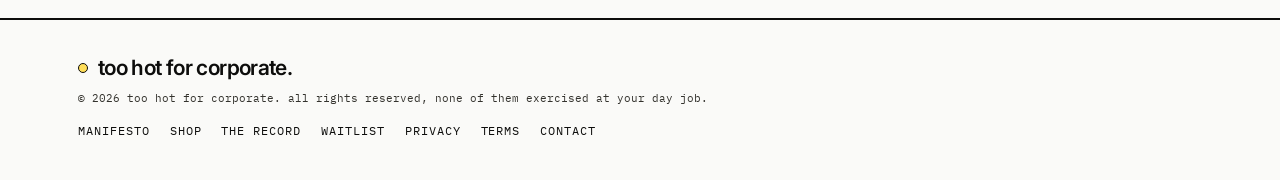
<file: product-hat.html>
<!doctype html>
<html lang="en">
<head>
<meta charset="utf-8">
<meta name="viewport" content="width=device-width, initial-scale=1">
<title>too hot for corporate hat</title>
<meta name="description" content="The too hot for corporate hat — an unstructured dad hat. $22 with shipping included, cream or washed black.">
<meta property="og:type" content="website">
<meta property="og:url" content="https://toohotfor.com/product-hat.html">
<meta property="og:title" content="too hot for corporate hat">
<meta property="og:description" content="An unstructured dad hat. $22 with shipping included, cream or washed black.">
<meta property="og:image" content="https://toohotfor.com/images/og-image.png">
<meta property="og:image:width" content="1200">
<meta property="og:image:height" content="630">
<meta name="twitter:card" content="summary_large_image">
<meta name="twitter:title" content="too hot for corporate hat">
<meta name="twitter:description" content="An unstructured dad hat. $22 with shipping included, cream or washed black.">
<meta name="twitter:image" content="https://toohotfor.com/images/og-image.png">
<link rel="icon" href="/favicon.ico" sizes="any">
<link rel="icon" type="image/png" sizes="32x32" href="/images/favicon-32.png">
<link rel="icon" type="image/png" sizes="16x16" href="/images/favicon-16.png">
<link rel="apple-touch-icon" href="/images/apple-touch-icon.png">
<link rel="manifest" href="/site.webmanifest">
<link rel="preconnect" href="https://fonts.googleapis.com">
<link rel="preconnect" href="https://fonts.gstatic.com" crossorigin>
<link href="https://fonts.googleapis.com/css2?family=Inter:wght@400;500;600&family=IBM+Plex+Mono:wght@400;500;600&display=swap" rel="stylesheet">
<link rel="stylesheet" href="css/style.css">
</head>
<body>

<a class="skip-link" href="#main">skip to main content</a>

<div class="ticker">
  <div class="ticker__track" aria-hidden="true">
    <span>QUIETLY QUIT</span><span>STILL COLLECTING PTO</span><span>OFF THE CLOCK MENTALLY SINCE 2019</span><span>ENOUGH TO STAY EMPLOYED, NOTHING MORE</span><span>NOT A TEAM PLAYER, A TEAM MEMBER</span><span>TOO HOT FOR CORPORATE</span>
    <span>QUIETLY QUIT</span><span>STILL COLLECTING PTO</span><span>OFF THE CLOCK MENTALLY SINCE 2019</span><span>ENOUGH TO STAY EMPLOYED, NOTHING MORE</span><span>NOT A TEAM PLAYER, A TEAM MEMBER</span><span>TOO HOT FOR CORPORATE</span>
  </div>
  <button type="button" class="ticker__pause" id="tickerPause" aria-pressed="false" aria-label="pause scrolling banner">pause</button>
</div>

<header class="site" id="siteHeader">
  <div class="wrap">
    <a class="logo" href="index.html"><span class="dot"></span> too hot for corporate.</a>
    <button class="nav-toggle" id="navToggle" aria-expanded="false" aria-controls="primaryNav">menu</button>
    <nav class="primary" id="primaryNav">
      <a href="index.html#manifesto">manifesto</a>
      <a href="products.html" aria-current="page">shop</a>
      <a href="moments.html">the record</a>
      <a href="index.html#join">waitlist</a>
    </nav>
  </div>
</header>

<main id="main" tabindex="-1">
<section class="product-detail">
  <div class="wrap">
    <div class="product-detail__gallery">
      <div class="product-detail__art">
        <img src="images/cap-icon.png" width="400" height="400" alt="Line illustration of a baseball cap" style="max-width:100%;max-height:100%;width:auto;height:auto;object-fit:contain;">
      </div>
      <figure class="product-detail__photo">
        <img src="images/hat-photo.jpg" width="800" height="962" loading="lazy" alt="A person with long blonde hair sitting on grass, tugging the brim of a cream dad hat embroidered with &quot;too hot for corporate.&quot; in black thread">
      </figure>
    </div>

    <div>
      <a class="back-link" href="products.html">← back to the shop</a>
      <div class="product-detail__eyebrow-row">
        <span class="index eyebrow">item / 001</span>
        <span class="status-tag">available now</span>
      </div>
      <h1>the too hot for corporate hat</h1>
      <div class="lb-price">$22 <span class="lb-price__note">shipping included</span></div>
      <p class="lb-stock" aria-live="polite"><span data-stock-total></span></p>
      <p class="product-detail__subtitle">unstructured dad hat / requisition no. 001</p>
      <p class="product-detail__lede">For the version of you that's already mentally clocked out before the standup ends. Heavyweight twill, unbothered silhouette, embroidered wordmark. Cream or washed black. $22, shipping included.</p>

            <fieldset class="lb-colors" id="colors">
        <legend>color</legend>
        <div class="lb-colors__opts">
          <span><input type="radio" name="color" id="c-cream" value="cream" checked><label for="c-cream"><span class="sw sw--cream"></span>cream <span class="lb-count" data-stock="cream"></span></label></span>
          <span><input type="radio" name="color" id="c-black" value="black"><label for="c-black"><span class="sw sw--black"></span>washed black <span class="lb-count" data-stock="black"></span></label></span>
        </div>
      </fieldset>
      <a class="btn btn--yellow btn--block" id="buyBtn" href="https://buy.stripe.com/dRm9AU5TCcDaebIh0s6Vq00" data-stripe-cream="https://buy.stripe.com/dRm9AU5TCcDaebIh0s6Vq00" data-stripe-black="https://buy.stripe.com/6oU7sM1Dm9qY7NkfWo6Vq01">buy the hat — $22 →</a>
      <p class="lb-buy-note" id="buyNote">secure checkout by Stripe. one size fits most.</p>

      <div class="spec-sheet" style="margin-top:36px;">
        <div class="spec-sheet__head">spec sheet</div>
        <dl>
        <div class="spec-row">
          <dt>Material</dt>
          <dd>Heavyweight cotton twill, unstructured low-profile crown</dd>
        </div>
        <div class="spec-row">
          <dt>Fit</dt>
          <dd>Curved brim, adjustable strap with buckle closure, one size fits most</dd>
        </div>
        <div class="spec-row">
          <dt>Colorway</dt>
          <dd>Two options: cream, or washed black</dd>
        </div>
        <div class="spec-row">
          <dt>Detail</dt>
          <dd>Embroidered "too hot for corporate." wordmark</dd>
        </div>
        <div class="spec-row">
          <dt>Price</dt>
          <dd>$22, US shipping included</dd>
        </div>
      </dl>
      </div>

      <form class="waitlist-form" data-formspree-id="xgawlzzl" data-product="hat">
        <h2 class="waitlist-form__title">restock alerts</h2>
        <p class="waitlist-form__sub">Sold out of your color? Get an email the moment it's back.</p>
        <div class="field">
          <label for="hat-email">Email address</label>
          <input type="email" id="hat-email" name="email" placeholder="you@notmyworkemail.com" required>
        </div>
        <input type="hidden" name="product" value="Too Hot For Corporate Hat">
        <input type="text" name="_gotcha" class="hp-field" tabindex="-1" autocomplete="off" aria-hidden="true">
        <button type="submit" class="btn btn--yellow btn--block">notify me →</button>
        <p class="form-note">by submitting you agree to receive drop emails. unsubscribe anytime, no exit interview required.</p>
        <p class="form-error" role="alert">Something went wrong — try again in a minute.</p>
        <div class="form-success" role="status">
          <strong>badge issued.</strong>
          You're on the list. We'll email you about restocks.
        </div>
      </form>
    </div>
  </div>
</section>

</main>

<footer class="site">
  <div class="wrap">
    <div class="foot-left">
      <a class="logo" href="index.html"><span class="dot"></span> too hot for corporate.</a>
      <span class="fine-print">© 2026 too hot for corporate. all rights reserved, none of them exercised at your day job.</span>
    </div>
    <div class="foot-links">
      <a href="index.html#manifesto">manifesto</a>
      <a href="products.html">shop</a>
      <a href="moments.html">the record</a>
      <a href="index.html#join">waitlist</a>
      <a href="privacy-policy.html">privacy</a>
      <a href="terms.html">terms</a>
      <a href="contact.html">contact</a>
    </div>
  </div>
</footer>

<script src="js/main.js"></script>
<!-- Cloudflare Web Analytics --><script defer src='https://static.cloudflareinsights.com/beacon.min.js' data-cf-beacon='{"token": "62d0abded0774aad8674eacb5a8411f9"}'></script><!-- End Cloudflare Web Analytics -->
</body>
</html>
</file>
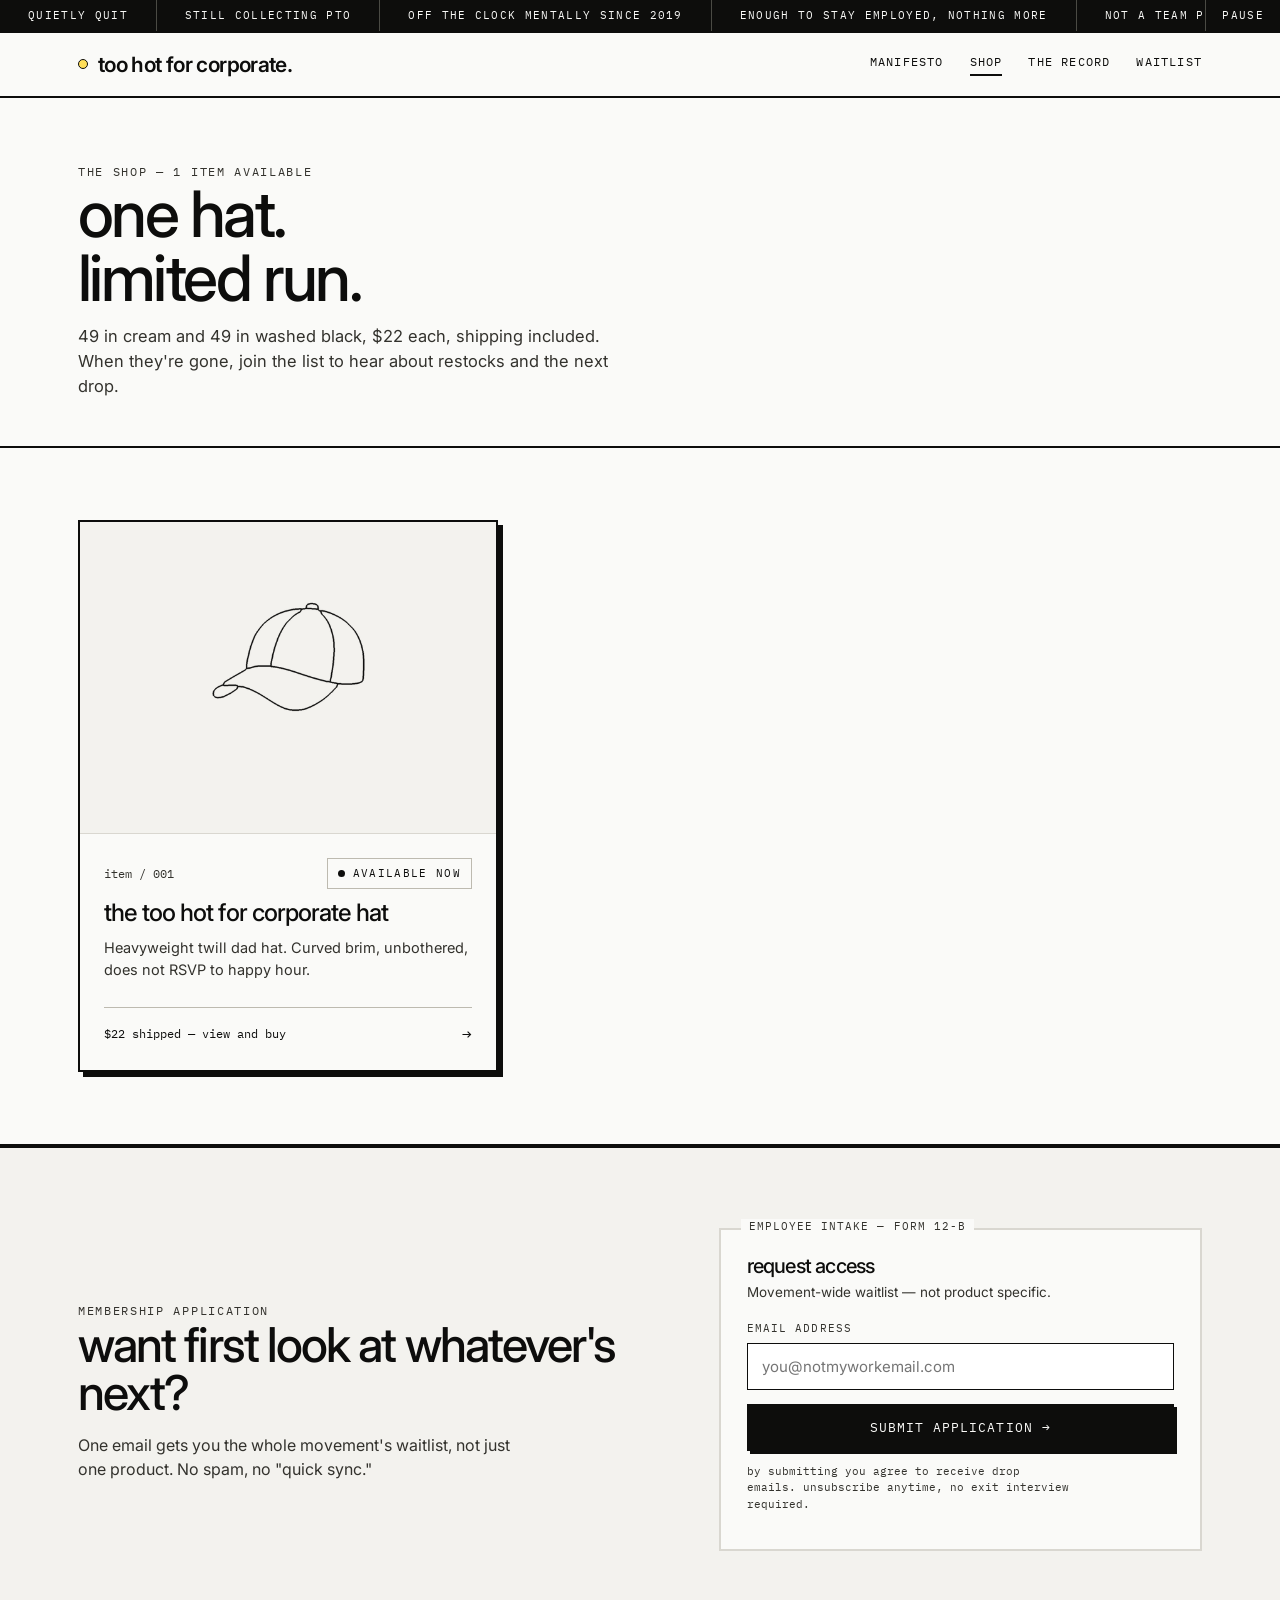
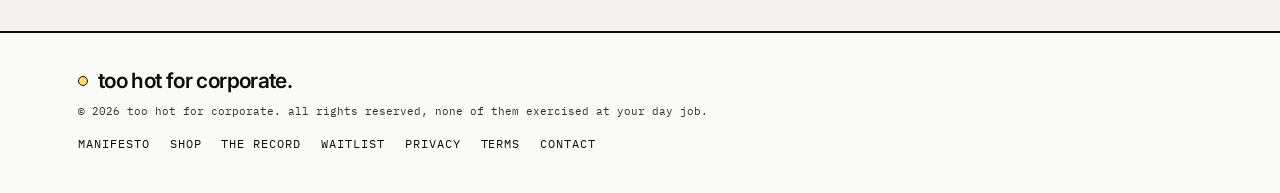
<file: products.html>
<!doctype html>
<html lang="en">
<head>
<meta charset="utf-8">
<meta name="viewport" content="width=device-width, initial-scale=1">
<title>shop — too hot for corporate.</title>
<meta name="description" content="Shop the too hot for corporate hat — $22 shipped, cream or washed black, limited run.">
<meta property="og:type" content="website">
<meta property="og:url" content="https://toohotfor.com/products.html">
<meta property="og:title" content="shop — too hot for corporate.">
<meta property="og:description" content="Shop the too hot for corporate hat — $22 shipped, cream or washed black, limited run.">
<meta property="og:image" content="https://toohotfor.com/images/og-image.png">
<meta property="og:image:width" content="1200">
<meta property="og:image:height" content="630">
<meta name="twitter:card" content="summary_large_image">
<meta name="twitter:title" content="shop — too hot for corporate.">
<meta name="twitter:description" content="Shop the too hot for corporate hat — $22 shipped, cream or washed black, limited run.">
<meta name="twitter:image" content="https://toohotfor.com/images/og-image.png">
<link rel="icon" href="/favicon.ico" sizes="any">
<link rel="icon" type="image/png" sizes="32x32" href="/images/favicon-32.png">
<link rel="icon" type="image/png" sizes="16x16" href="/images/favicon-16.png">
<link rel="apple-touch-icon" href="/images/apple-touch-icon.png">
<link rel="manifest" href="/site.webmanifest">
<link rel="preconnect" href="https://fonts.googleapis.com">
<link rel="preconnect" href="https://fonts.gstatic.com" crossorigin>
<link href="https://fonts.googleapis.com/css2?family=Inter:wght@400;500;600&family=IBM+Plex+Mono:wght@400;500;600&display=swap" rel="stylesheet">
<link rel="stylesheet" href="css/style.css">
</head>
<body>

<a class="skip-link" href="#main">skip to main content</a>

<div class="ticker">
  <div class="ticker__track" aria-hidden="true">
    <span>QUIETLY QUIT</span><span>STILL COLLECTING PTO</span><span>OFF THE CLOCK MENTALLY SINCE 2019</span><span>ENOUGH TO STAY EMPLOYED, NOTHING MORE</span><span>NOT A TEAM PLAYER, A TEAM MEMBER</span><span>TOO HOT FOR CORPORATE</span>
    <span>QUIETLY QUIT</span><span>STILL COLLECTING PTO</span><span>OFF THE CLOCK MENTALLY SINCE 2019</span><span>ENOUGH TO STAY EMPLOYED, NOTHING MORE</span><span>NOT A TEAM PLAYER, A TEAM MEMBER</span><span>TOO HOT FOR CORPORATE</span>
  </div>
  <button type="button" class="ticker__pause" id="tickerPause" aria-pressed="false" aria-label="pause scrolling banner">pause</button>
</div>

<header class="site" id="siteHeader">
  <div class="wrap">
    <a class="logo" href="index.html"><span class="dot"></span> too hot for corporate.</a>
    <button class="nav-toggle" id="navToggle" aria-expanded="false" aria-controls="primaryNav">menu</button>
    <nav class="primary" id="primaryNav">
      <a href="index.html#manifesto">manifesto</a>
      <a href="products.html" aria-current="page">shop</a>
      <a href="moments.html">the record</a>
      <a href="index.html#join">waitlist</a>
    </nav>
  </div>
</header>

<main id="main" tabindex="-1">
<section class="page-head">
  <div class="wrap">
    <span class="eyebrow">the shop — 1 item available</span>
    <h1>one hat.<br>limited run.</h1>
    <p>49 in cream and 49 in washed black, $22 each, shipping included. When they're gone, join the list to hear about restocks and the next drop.</p>
  </div>
</section>

<section class="section">
  <div class="wrap">
    <div class="product-grid">
      <a class="product-card" href="product-hat.html">
        <div class="product-card__art">
          <img src="images/cap-icon.png" width="400" height="400" loading="lazy" alt="Line illustration of a baseball cap" style="max-width:100%;max-height:100%;width:auto;height:auto;object-fit:contain;">
        </div>
        <div class="product-card__body">
          <div class="product-card__row">
            <span class="index">item / 001</span>
            <span class="status-tag">available now</span>
          </div>
          <h2>the too hot for corporate hat</h2>
          <p>Heavyweight twill dad hat. Curved brim, unbothered, does not RSVP to happy hour.</p>
          <div class="product-card__foot">
            <span>$22 shipped — view and buy</span>
            <span class="arrow">→</span>
          </div>
        </div>
      </a>
    </div>
  </div>
</section>

<section class="join" id="join">
  <div class="wrap join__grid">
    <div>
      <span class="eyebrow" style="color:var(--stone)">membership application</span>
      <h2>want first look at whatever's next?</h2>
      <p>One email gets you the whole movement's waitlist, not just one product. No spam, no "quick sync."</p>
    </div>
    <form class="waitlist-form" data-formspree-id="xgawlzzl" data-product="general">
      <h3 class="waitlist-form__title">request access</h3>
      <p class="waitlist-form__sub">Movement-wide waitlist — not product specific.</p>
      <div class="field">
        <label for="general-email-2">Email address</label>
        <input type="email" id="general-email-2" name="email" placeholder="you@notmyworkemail.com" required>
      </div>
      <input type="text" name="_gotcha" class="hp-field" tabindex="-1" autocomplete="off" aria-hidden="true">
      <button type="submit" class="btn btn--yellow btn--block">submit application →</button>
      <p class="form-note">by submitting you agree to receive drop emails. unsubscribe anytime, no exit interview required.</p>
      <p class="form-error" role="alert">Something went wrong — try again in a minute.</p>
      <div class="form-success" role="status">
        <strong>badge issued.</strong>
        You're on the list. We'll email you when it's real.
      </div>
    </form>
  </div>
</section>

</main>

<footer class="site">
  <div class="wrap">
    <div class="foot-left">
      <a class="logo" href="index.html"><span class="dot"></span> too hot for corporate.</a>
      <span class="fine-print">© 2026 too hot for corporate. all rights reserved, none of them exercised at your day job.</span>
    </div>
    <div class="foot-links">
      <a href="index.html#manifesto">manifesto</a>
      <a href="products.html">shop</a>
      <a href="moments.html">the record</a>
      <a href="index.html#join">waitlist</a>
      <a href="privacy-policy.html">privacy</a>
      <a href="terms.html">terms</a>
      <a href="contact.html">contact</a>
    </div>
  </div>
</footer>

<script src="js/main.js"></script>
<!-- Cloudflare Web Analytics --><script defer src='https://static.cloudflareinsights.com/beacon.min.js' data-cf-beacon='{"token": "62d0abded0774aad8674eacb5a8411f9"}'></script><!-- End Cloudflare Web Analytics -->
</body>
</html>
</file>
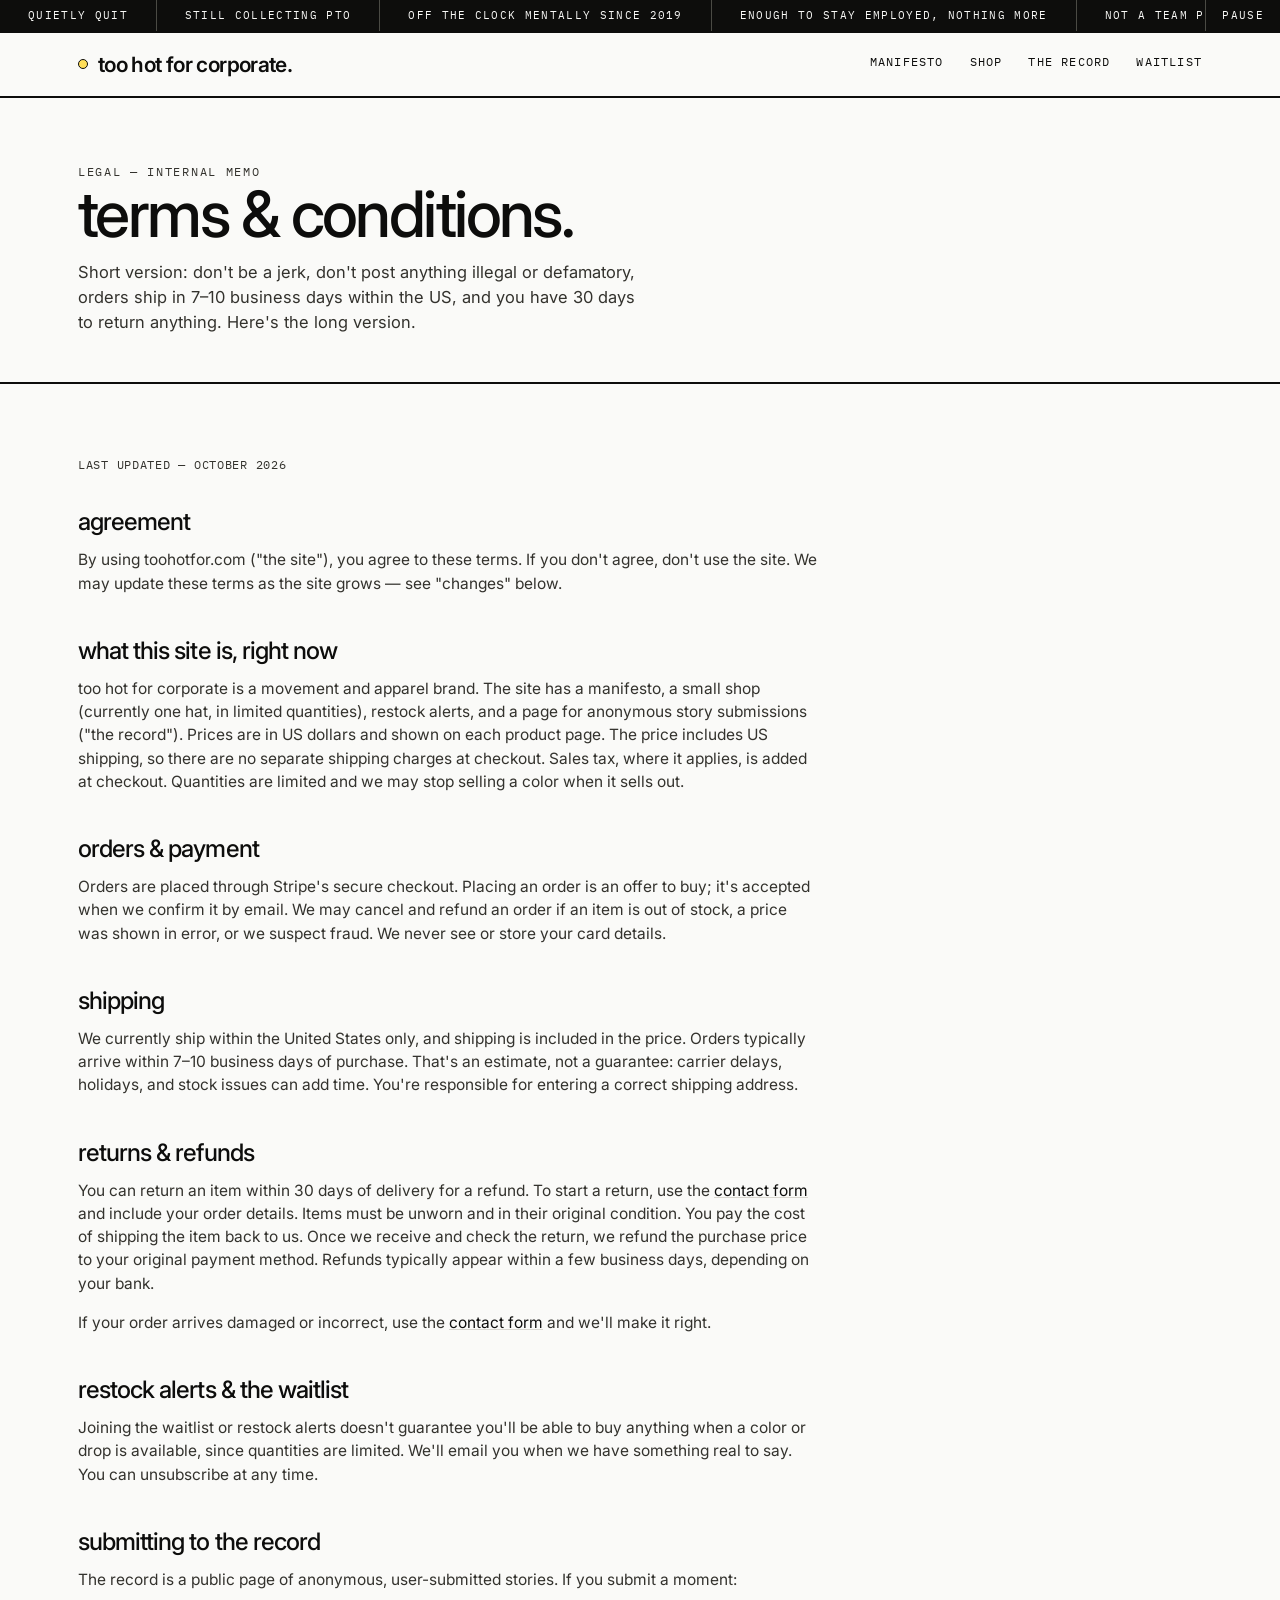
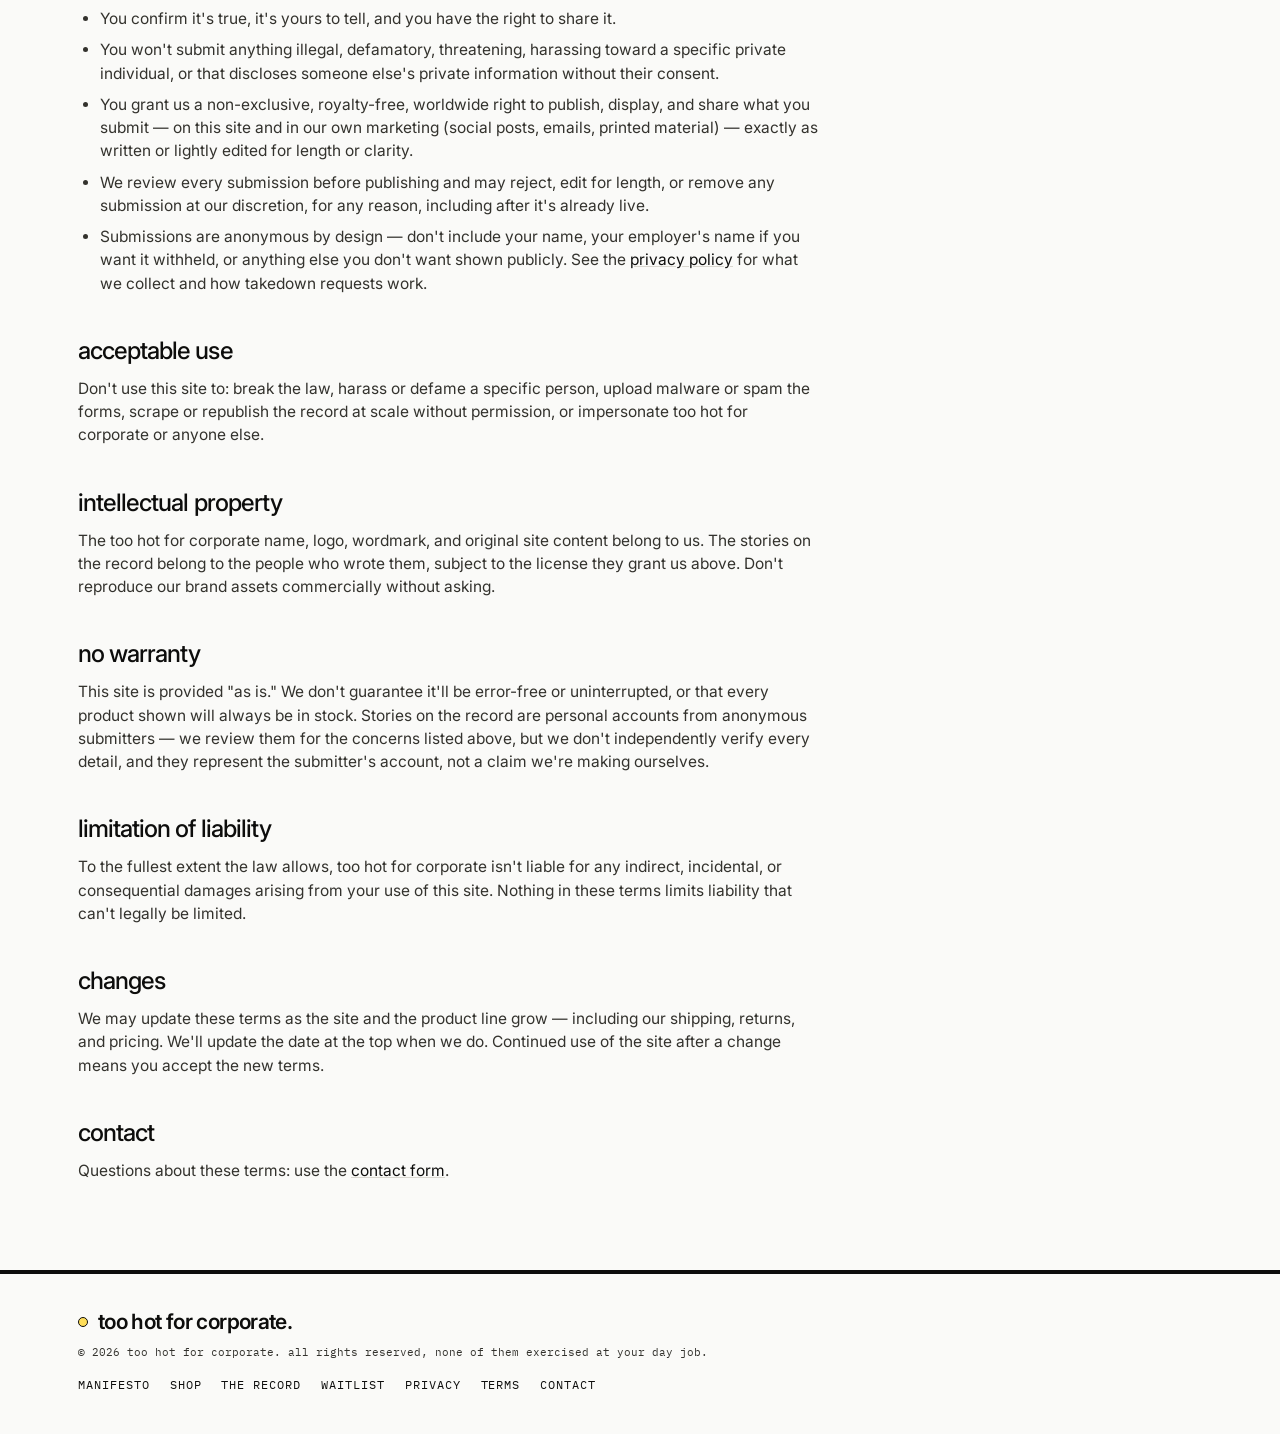
<file: terms.html>
<!doctype html>
<html lang="en">
<head>
<meta charset="utf-8">
<meta name="viewport" content="width=device-width, initial-scale=1">
<title>terms &amp; conditions — too hot for corporate.</title>
<meta name="description" content="The terms for using toohotfor.com, ordering, shipping and returns, joining the waitlist, and submitting to the record.">
<meta property="og:type" content="website">
<meta property="og:url" content="https://toohotfor.com/terms.html">
<meta property="og:title" content="terms &amp; conditions — too hot for corporate.">
<meta property="og:description" content="The terms for using toohotfor.com, ordering, shipping and returns, joining the waitlist, and submitting to the record.">
<meta property="og:image" content="https://toohotfor.com/images/og-image.png">
<meta property="og:image:width" content="1200">
<meta property="og:image:height" content="630">
<meta name="twitter:card" content="summary_large_image">
<meta name="twitter:title" content="terms &amp; conditions — too hot for corporate.">
<meta name="twitter:description" content="The terms for using toohotfor.com, ordering, shipping and returns, joining the waitlist, and submitting to the record.">
<meta name="twitter:image" content="https://toohotfor.com/images/og-image.png">
<link rel="icon" href="/favicon.ico" sizes="any">
<link rel="icon" type="image/png" sizes="32x32" href="/images/favicon-32.png">
<link rel="icon" type="image/png" sizes="16x16" href="/images/favicon-16.png">
<link rel="apple-touch-icon" href="/images/apple-touch-icon.png">
<link rel="manifest" href="/site.webmanifest">
<link rel="preconnect" href="https://fonts.googleapis.com">
<link rel="preconnect" href="https://fonts.gstatic.com" crossorigin>
<link href="https://fonts.googleapis.com/css2?family=Inter:wght@400;500;600&family=IBM+Plex+Mono:wght@400;500;600&display=swap" rel="stylesheet">
<link rel="stylesheet" href="css/style.css">
</head>
<body>

<a class="skip-link" href="#main">skip to main content</a>

<div class="ticker">
  <div class="ticker__track" aria-hidden="true">
    <span>QUIETLY QUIT</span><span>STILL COLLECTING PTO</span><span>OFF THE CLOCK MENTALLY SINCE 2019</span><span>ENOUGH TO STAY EMPLOYED, NOTHING MORE</span><span>NOT A TEAM PLAYER, A TEAM MEMBER</span><span>TOO HOT FOR CORPORATE</span>
    <span>QUIETLY QUIT</span><span>STILL COLLECTING PTO</span><span>OFF THE CLOCK MENTALLY SINCE 2019</span><span>ENOUGH TO STAY EMPLOYED, NOTHING MORE</span><span>NOT A TEAM PLAYER, A TEAM MEMBER</span><span>TOO HOT FOR CORPORATE</span>
  </div>
  <button type="button" class="ticker__pause" id="tickerPause" aria-pressed="false" aria-label="pause scrolling banner">pause</button>
</div>

<header class="site" id="siteHeader">
  <div class="wrap">
    <a class="logo" href="index.html"><span class="dot"></span> too hot for corporate.</a>
    <button class="nav-toggle" id="navToggle" aria-expanded="false" aria-controls="primaryNav">menu</button>
    <nav class="primary" id="primaryNav">
      <a href="index.html#manifesto">manifesto</a>
      <a href="products.html">shop</a>
      <a href="moments.html">the record</a>
      <a href="index.html#join">waitlist</a>
    </nav>
  </div>
</header>

<main id="main" tabindex="-1">
<section class="page-head">
  <div class="wrap">
    <span class="eyebrow">legal — internal memo</span>
    <h1>terms &amp; conditions.</h1>
    <p>Short version: don't be a jerk, don't post anything illegal or defamatory, orders ship in 7–10 business days within the US, and you have 30 days to return anything. Here's the long version.</p>
  </div>
</section>

<section class="section">
  <div class="wrap">
    <div class="legal">
      <span class="updated">last updated — october 2026</span>

      <h2>agreement</h2>
      <p>By using toohotfor.com ("the site"), you agree to these terms. If you don't agree, don't use the site. We may update these terms as the site grows — see "changes" below.</p>

      <h2>what this site is, right now</h2>
      <p>too hot for corporate is a movement and apparel brand. The site has a manifesto, a small shop (currently one hat, in limited quantities), restock alerts, and a page for anonymous story submissions ("the record"). Prices are in US dollars and shown on each product page. The price includes US shipping, so there are no separate shipping charges at checkout. Sales tax, where it applies, is added at checkout. Quantities are limited and we may stop selling a color when it sells out.</p>

      <h2>orders &amp; payment</h2>
      <p>Orders are placed through Stripe's secure checkout. Placing an order is an offer to buy; it's accepted when we confirm it by email. We may cancel and refund an order if an item is out of stock, a price was shown in error, or we suspect fraud. We never see or store your card details.</p>

      <h2>shipping</h2>
      <p>We currently ship within the United States only, and shipping is included in the price. Orders typically arrive within 7–10 business days of purchase. That's an estimate, not a guarantee: carrier delays, holidays, and stock issues can add time. You're responsible for entering a correct shipping address.</p>

      <h2>returns &amp; refunds</h2>
      <p>You can return an item within 30 days of delivery for a refund. To start a return, use the <a href="contact.html">contact form</a> and include your order details. Items must be unworn and in their original condition. You pay the cost of shipping the item back to us. Once we receive and check the return, we refund the purchase price to your original payment method. Refunds typically appear within a few business days, depending on your bank.</p>
      <p>If your order arrives damaged or incorrect, use the <a href="contact.html">contact form</a> and we'll make it right.</p>

      <h2>restock alerts &amp; the waitlist</h2>
      <p>Joining the waitlist or restock alerts doesn't guarantee you'll be able to buy anything when a color or drop is available, since quantities are limited. We'll email you when we have something real to say. You can unsubscribe at any time.</p>

      <h2>submitting to the record</h2>
      <p>The record is a public page of anonymous, user-submitted stories. If you submit a moment:</p>
      <ul>
        <li>You confirm it's true, it's yours to tell, and you have the right to share it.</li>
        <li>You won't submit anything illegal, defamatory, threatening, harassing toward a specific private individual, or that discloses someone else's private information without their consent.</li>
        <li>You grant us a non-exclusive, royalty-free, worldwide right to publish, display, and share what you submit — on this site and in our own marketing (social posts, emails, printed material) — exactly as written or lightly edited for length or clarity.</li>
        <li>We review every submission before publishing and may reject, edit for length, or remove any submission at our discretion, for any reason, including after it's already live.</li>
        <li>Submissions are anonymous by design — don't include your name, your employer's name if you want it withheld, or anything else you don't want shown publicly. See the <a href="privacy-policy.html">privacy policy</a> for what we collect and how takedown requests work.</li>
      </ul>

      <h2>acceptable use</h2>
      <p>Don't use this site to: break the law, harass or defame a specific person, upload malware or spam the forms, scrape or republish the record at scale without permission, or impersonate too hot for corporate or anyone else.</p>

      <h2>intellectual property</h2>
      <p>The too hot for corporate name, logo, wordmark, and original site content belong to us. The stories on the record belong to the people who wrote them, subject to the license they grant us above. Don't reproduce our brand assets commercially without asking.</p>

      <h2>no warranty</h2>
      <p>This site is provided "as is." We don't guarantee it'll be error-free or uninterrupted, or that every product shown will always be in stock. Stories on the record are personal accounts from anonymous submitters — we review them for the concerns listed above, but we don't independently verify every detail, and they represent the submitter's account, not a claim we're making ourselves.</p>

      <h2>limitation of liability</h2>
      <p>To the fullest extent the law allows, too hot for corporate isn't liable for any indirect, incidental, or consequential damages arising from your use of this site. Nothing in these terms limits liability that can't legally be limited.</p>

      <h2>changes</h2>
      <p>We may update these terms as the site and the product line grow — including our shipping, returns, and pricing. We'll update the date at the top when we do. Continued use of the site after a change means you accept the new terms.</p>

      <h2>contact</h2>
      <p>Questions about these terms: use the <a href="contact.html">contact form</a>.</p>
    </div>
  </div>
</section>

</main>

<footer class="site">
  <div class="wrap">
    <div class="foot-left">
      <a class="logo" href="index.html"><span class="dot"></span> too hot for corporate.</a>
      <span class="fine-print">© 2026 too hot for corporate. all rights reserved, none of them exercised at your day job.</span>
    </div>
    <div class="foot-links">
      <a href="index.html#manifesto">manifesto</a>
      <a href="products.html">shop</a>
      <a href="moments.html">the record</a>
      <a href="index.html#join">waitlist</a>
      <a href="privacy-policy.html">privacy</a>
      <a href="terms.html">terms</a>
      <a href="contact.html">contact</a>
    </div>
  </div>
</footer>

<script src="js/main.js"></script>
<!-- Cloudflare Web Analytics --><script defer src='https://static.cloudflareinsights.com/beacon.min.js' data-cf-beacon='{"token": "62d0abded0774aad8674eacb5a8411f9"}'></script><!-- End Cloudflare Web Analytics -->
</body>
</html>
</file>
<file: css/style.css>
/* ============================================================
   too hot for corporate. — design system
   Palette pulled from brand marks: cream paper, ink, signal yellow.
   Visual language: corporate paperwork, subverted. Stamps, memos,
   requisition forms, employee-badge waitlists.
   ============================================================ */

:root {
  --cream: #f8f5ec;
  --cream-dim: #efe9d8;
  --ink: #0d0d0c;
  --ink-soft: #33322d;
  --yellow: #ffde59;
  --yellow-dim: #f2cf3a;
  --stone: #c9c4b4;
  --stone-line: #d8d3c2;
  --clock-red: #b82f14;

  --font-display: "Archivo", "Helvetica Neue", Arial, sans-serif;
  --font-body: "Inter", "Helvetica Neue", Arial, sans-serif;
  --font-mono: "IBM Plex Mono", "SFMono-Regular", Menlo, monospace;

  --border: 2px solid var(--ink);
  --border-thin: 1px solid var(--ink);
  --radius: 2px;
  --max: 1180px;
}

* { box-sizing: border-box; }
html { scroll-behavior: smooth; }

body {
  margin: 0;
  background: var(--cream);
  color: var(--ink);
  font-family: var(--font-body);
  font-size: 16px;
  line-height: 1.5;
  -webkit-font-smoothing: antialiased;
  position: relative;
}

/* subtle paper grain */
body::before {
  content: "";
  position: fixed;
  inset: 0;
  pointer-events: none;
  z-index: 999;
  opacity: 0.035;
  mix-blend-mode: multiply;
  background-image: url("data:image/svg+xml;utf8,<svg xmlns='http://www.w3.org/2000/svg' width='120' height='120'><filter id='n'><feTurbulence type='fractalNoise' baseFrequency='0.9' numOctaves='2' stitchTiles='stitch'/></filter><rect width='100%25' height='100%25' filter='url(%23n)'/></svg>");
}

img { max-width: 100%; display: block; }
a { color: inherit; }

.wrap {
  max-width: var(--max);
  margin: 0 auto;
  padding: 0 28px;
}

h1, h2, h3, h4 {
  font-family: var(--font-display);
  font-weight: 800;
  line-height: 1.02;
  letter-spacing: -0.01em;
  margin: 0;
  text-transform: lowercase;
}

.eyebrow, .mono, .field-label, .stamp, .status-tag, nav a, .btn, .ticker span {
  font-family: var(--font-mono);
}

.eyebrow {
  display: inline-block;
  font-size: 12px;
  letter-spacing: 0.14em;
  text-transform: uppercase;
  color: var(--ink-soft);
}

p { margin: 0 0 1em; }
p:last-child { margin-bottom: 0; }

/* ---------------- ticker ---------------- */
.ticker {
  background: var(--ink);
  color: var(--yellow);
  overflow: hidden;
  white-space: nowrap;
  border-bottom: var(--border);
}
.ticker__track {
  display: inline-flex;
  align-items: center;
  animation: ticker 32s linear infinite;
  will-change: transform;
}
.ticker span {
  padding: 9px 28px;
  font-size: 12px;
  letter-spacing: 0.12em;
  text-transform: uppercase;
  white-space: nowrap;
}
.ticker span:not(:last-child) { border-right: 1px solid #4a4a44; }
@keyframes ticker {
  from { transform: translateX(0); }
  to { transform: translateX(-50%); }
}
@media (prefers-reduced-motion: reduce) {
  .ticker__track { animation: none; }
}

/* ---------------- header ---------------- */
header.site {
  border-bottom: var(--border);
  background: var(--cream);
  position: sticky;
  top: 0;
  z-index: 50;
}
header.site .wrap {
  display: flex;
  align-items: center;
  justify-content: space-between;
  padding-top: 16px;
  padding-bottom: 16px;
}
.logo {
  font-family: var(--font-display);
  font-weight: 800;
  font-size: 20px;
  letter-spacing: -0.01em;
  text-decoration: none;
  text-transform: lowercase;
  display: flex;
  align-items: center;
  gap: 10px;
}
.logo .dot {
  width: 10px;
  height: 10px;
  border-radius: 50%;
  background: var(--yellow);
  border: 1.5px solid var(--ink);
  flex: none;
}
nav.primary {
  display: flex;
  align-items: center;
  gap: 26px;
}
nav.primary a {
  text-decoration: none;
  font-size: 12px;
  letter-spacing: 0.1em;
  text-transform: uppercase;
  padding-bottom: 3px;
  border-bottom: 2px solid transparent;
}
nav.primary a:hover,
nav.primary a[aria-current="page"] {
  border-bottom-color: var(--yellow);
}
.nav-toggle {
  display: none;
  background: none;
  border: var(--border);
  padding: 8px 10px;
  font-family: var(--font-mono);
  cursor: pointer;
}

/* ---------------- buttons ---------------- */
.btn {
  display: inline-flex;
  align-items: center;
  gap: 10px;
  font-size: 13px;
  letter-spacing: 0.08em;
  text-transform: uppercase;
  text-decoration: none;
  padding: 14px 22px;
  border: var(--border);
  background: var(--ink);
  color: var(--cream);
  cursor: pointer;
  transition: transform 0.15s ease, box-shadow 0.15s ease;
  box-shadow: 4px 4px 0 var(--stone);
}
.btn:hover { transform: translate(-2px, -2px); box-shadow: 6px 6px 0 var(--stone); }
.btn:active { transform: translate(0,0); box-shadow: 2px 2px 0 var(--stone); }
.btn--yellow { background: var(--yellow); color: var(--ink); box-shadow: 4px 4px 0 var(--ink); }
.btn--yellow:hover { box-shadow: 6px 6px 0 var(--ink); }
.btn--ghost { background: transparent; color: var(--ink); box-shadow: none; }
.btn--ghost:hover { transform: none; background: var(--ink); color: var(--cream); }
.btn--block { width: 100%; justify-content: center; }
.btn[disabled] { opacity: 0.5; cursor: not-allowed; }

/* ---------------- stamps / status tags ---------------- */
.stamp {
  display: inline-block;
  border: 2.5px solid var(--clock-red);
  color: var(--clock-red);
  padding: 6px 14px;
  font-size: 12px;
  letter-spacing: 0.14em;
  text-transform: uppercase;
  transform: rotate(-4deg);
  border-radius: 3px;
  font-weight: 600;
}
.stamp--ink {
  border-color: var(--ink);
  color: var(--ink);
}

.status-tag {
  display: inline-flex;
  align-items: center;
  gap: 8px;
  font-size: 11px;
  letter-spacing: 0.12em;
  text-transform: uppercase;
  padding: 6px 10px;
  border: var(--border-thin);
  background: var(--cream);
}
.status-tag::before {
  content: "";
  width: 7px;
  height: 7px;
  border-radius: 50%;
  background: var(--clock-red);
  box-shadow: 0 0 0 3px rgba(232,73,42,0.18);
}

/* ---------------- hero ---------------- */
.hero {
  border-bottom: var(--border);
  position: relative;
  overflow: hidden;
}
.hero .wrap {
  padding-top: 64px;
  padding-bottom: 64px;
  display: grid;
  grid-template-columns: 1.3fr 0.9fr;
  gap: 56px;
  align-items: center;
}
.hero h1 {
  font-size: clamp(46px, 7vw, 92px);
  margin-bottom: 22px;
}
.hero h1 mark {
  background: var(--yellow);
  color: var(--ink);
  padding: 0 8px;
  box-decoration-break: clone;
  -webkit-box-decoration-break: clone;
}
.hero__lede {
  font-size: 18px;
  max-width: 46ch;
  color: var(--ink-soft);
  margin-bottom: 30px;
}
.hero__actions {
  display: flex;
  align-items: center;
  gap: 22px;
  flex-wrap: wrap;
}
.hero__counter {
  font-family: var(--font-mono);
  font-size: 12px;
  color: var(--ink-soft);
}
.hero__counter b { color: var(--ink); }

.hero__badge {
  border: var(--border);
  background: var(--cream-dim);
  padding: 28px;
  position: relative;
  box-shadow: 8px 8px 0 var(--ink);
}
.hero__badge img { width: 100%; height: auto; }
.hero__badge .stamp {
  position: absolute;
  top: -16px;
  right: -14px;
  background: var(--cream);
}

/* ---------------- memo / manifesto ---------------- */
.memo {
  border-bottom: var(--border);
  background: var(--cream-dim);
}
.memo .wrap { padding: 72px 28px; }
.memo__head {
  display: flex;
  justify-content: space-between;
  align-items: flex-end;
  border-bottom: var(--border);
  padding-bottom: 18px;
  margin-bottom: 40px;
  flex-wrap: wrap;
  gap: 12px;
}
.memo__head h2 { font-size: clamp(30px, 4vw, 44px); }

.memo-grid {
  display: grid;
  grid-template-columns: repeat(3, 1fr);
  gap: 0;
  border: var(--border);
}
.memo-card {
  padding: 30px 26px;
  border-right: var(--border-thin);
}
.memo-card:last-child { border-right: none; }
.memo-card .field-label {
  font-size: 11px;
  letter-spacing: 0.12em;
  text-transform: uppercase;
  color: var(--clock-red);
  display: block;
  margin-bottom: 14px;
}
.memo-card p {
  font-size: 15.5px;
  color: var(--ink-soft);
}
.memo-card p strong { color: var(--ink); }

.memo__thesis {
  margin-top: 40px;
  padding: 36px 40px;
  background: var(--yellow);
  border: var(--border);
  text-align: center;
}
.memo__thesis p {
  font-family: var(--font-display);
  font-weight: 800;
  font-size: clamp(24px, 3.2vw, 38px);
  line-height: 1.2;
  text-transform: lowercase;
  max-width: 48ch;
  margin: 0 auto;
}
.memo__thesis mark {
  background: var(--ink);
  color: var(--yellow);
  padding: 0 8px;
}

.memo__quote {
  margin-top: 40px;
  border-top: var(--border-thin);
  padding-top: 32px;
  display: flex;
  justify-content: space-between;
  align-items: flex-end;
  gap: 24px;
  flex-wrap: wrap;
}
.memo__quote blockquote {
  margin: 0;
  font-family: var(--font-display);
  font-weight: 700;
  font-size: clamp(20px, 2.6vw, 30px);
  line-height: 1.25;
  max-width: 62ch;
  text-transform: lowercase;
}
.memo__quote blockquote mark {
  background: var(--yellow);
  padding: 0 6px;
}
.memo__sign {
  font-family: var(--font-mono);
  font-size: 12px;
  letter-spacing: 0.05em;
  color: var(--ink-soft);
  white-space: nowrap;
  text-align: right;
}
.memo__sign .sig {
  font-family: var(--font-display);
  font-style: italic;
  font-size: 22px;
  color: var(--ink);
  display: block;
  margin-bottom: 4px;
  text-transform: none;
}

/* ---------------- section shell ---------------- */
.section { border-bottom: var(--border); }
.section .wrap { padding: 72px 28px; }
.section__head {
  display: flex;
  justify-content: space-between;
  align-items: flex-end;
  gap: 20px;
  flex-wrap: wrap;
  margin-bottom: 40px;
}
.section__head h2 { font-size: clamp(30px, 4vw, 44px); }
.section__head p { color: var(--ink-soft); max-width: 44ch; }

/* ---------------- product cards ---------------- */
.product-grid {
  display: grid;
  grid-template-columns: 1fr;
  gap: 24px;
  max-width: 420px;
}
.product-card {
  border: var(--border);
  background: var(--cream);
  text-decoration: none;
  color: var(--ink);
  display: flex;
  flex-direction: column;
  transition: box-shadow 0.15s ease, transform 0.15s ease;
  box-shadow: 6px 6px 0 var(--stone);
}
.product-card:hover { box-shadow: 9px 9px 0 var(--stone); transform: translate(-3px,-3px); }
.product-card__art {
  border-bottom: var(--border);
  aspect-ratio: 4 / 3;
  min-height: 0;
  background: var(--yellow);
  display: flex;
  align-items: center;
  justify-content: center;
  padding: 30px;
}
.product-card__art svg { max-width: 100%; max-height: 100%; width: auto; height: auto; }
.product-card__body { padding: 24px; display: flex; flex-direction: column; gap: 12px; flex: 1; }
.product-card__row {
  display: flex;
  justify-content: space-between;
  align-items: center;
}
.product-card__row .index { font-family: var(--font-mono); font-size: 12px; color: var(--ink-soft); }
.product-card h3 { font-size: 26px; }
.product-card p { color: var(--ink-soft); font-size: 14.5px; }
.product-card__foot {
  margin-top: auto;
  display: flex;
  justify-content: space-between;
  align-items: center;
  padding-top: 14px;
  border-top: var(--border-thin);
  font-family: var(--font-mono);
  font-size: 12px;
}
.product-card__foot .arrow { font-size: 16px; }

/* ---------------- product detail ---------------- */
.product-detail .wrap {
  padding: 56px 28px 80px;
  display: grid;
  grid-template-columns: 1fr 1fr;
  gap: 60px;
}
.product-detail__art {
  border: var(--border);
  background: var(--yellow);
  aspect-ratio: 1 / 1;
  min-height: 0;
  display: flex;
  align-items: center;
  justify-content: center;
  padding: 50px;
  box-shadow: 8px 8px 0 var(--ink);
  align-self: start;
  position: sticky;
  top: 100px;
}
.product-detail__art svg { max-width: 100%; max-height: 100%; width: auto; height: auto; }
.product-detail__eyebrow-row {
  display: flex;
  align-items: center;
  gap: 14px;
  margin-bottom: 16px;
  flex-wrap: wrap;
}
.product-detail h1 {
  font-size: clamp(36px, 5vw, 56px);
  margin-bottom: 6px;
}
.product-detail__subtitle {
  font-family: var(--font-mono);
  color: var(--ink-soft);
  font-size: 13px;
  margin-bottom: 28px;
  letter-spacing: 0.04em;
}
.product-detail__lede { font-size: 16.5px; color: var(--ink-soft); margin-bottom: 34px; }

.spec-sheet {
  border: var(--border);
  margin-bottom: 34px;
}
.spec-sheet__head {
  background: var(--ink);
  color: var(--cream);
  font-family: var(--font-mono);
  font-size: 11px;
  letter-spacing: 0.12em;
  text-transform: uppercase;
  padding: 10px 16px;
}
.spec-row {
  display: grid;
  grid-template-columns: 160px 1fr;
  border-top: var(--border-thin);
}
.spec-row:first-of-type { border-top: none; }
.spec-row dt {
  font-family: var(--font-mono);
  font-size: 12px;
  color: var(--ink-soft);
  padding: 13px 16px;
  border-right: var(--border-thin);
  text-transform: uppercase;
  letter-spacing: 0.06em;
}
.spec-row dd {
  margin: 0;
  padding: 13px 16px;
  font-size: 14.5px;
}

.waitlist-form {
  border: var(--border);
  background: var(--cream-dim);
  padding: 26px;
  position: relative;
}
.waitlist-form::before {
  content: "employee intake — form 12-b";
  position: absolute;
  top: -11px;
  left: 20px;
  background: var(--cream-dim);
  padding: 0 8px;
  font-family: var(--font-mono);
  font-size: 10.5px;
  letter-spacing: 0.1em;
  text-transform: uppercase;
  color: var(--ink-soft);
}
.waitlist-form__title {
  font-size: 20px;
  margin-bottom: 6px;
}
.waitlist-form__sub {
  color: var(--ink-soft);
  font-size: 13.5px;
  margin-bottom: 18px;
}
.field {
  margin-bottom: 14px;
}
.field label {
  display: block;
  font-family: var(--font-mono);
  font-size: 11px;
  letter-spacing: 0.1em;
  text-transform: uppercase;
  color: var(--ink-soft);
  margin-bottom: 6px;
}
.field input[type="email"],
.field input[type="text"],
.field input[type="number"],
.field textarea {
  width: 100%;
  padding: 13px 14px;
  border: var(--border);
  background: var(--cream);
  font-family: var(--font-body);
  font-size: 15px;
  color: var(--ink);
}
.field textarea {
  resize: vertical;
  min-height: 110px;
  line-height: 1.5;
}
.field input:focus,
.field textarea:focus {
  outline: 3px solid var(--ink);
  outline-offset: 2px;
  box-shadow: 0 0 0 5px var(--yellow);
}
.join .field input:focus { outline-color: var(--cream); box-shadow: 0 0 0 5px var(--ink-soft); }
.field-row {
  display: grid;
  grid-template-columns: repeat(3, 1fr);
  gap: 14px;
}
.field-divider {
  border-top: var(--border-thin);
  padding-top: 16px;
  margin: 20px 0 16px;
}
.field-divider .eyebrow { color: var(--ink-soft); }

/* honeypot spam-trap field: invisible and unreachable for real visitors,
   still present in the DOM for simple bots to fill in */
.hp-field {
  position: absolute;
  left: -9999px;
  width: 1px;
  height: 1px;
  overflow: hidden;
  opacity: 0;
}
.form-note {
  font-family: var(--font-mono);
  font-size: 11px;
  color: var(--ink-soft);
  margin-top: 12px;
}
.form-success {
  display: none;
  border: var(--border);
  background: var(--yellow);
  padding: 18px;
  font-family: var(--font-mono);
  font-size: 13px;
}
.form-success strong { display: block; font-family: var(--font-display); font-size: 18px; margin-bottom: 6px; text-transform: lowercase; }
.form-error {
  display: none;
  color: var(--clock-red);
  font-family: var(--font-mono);
  font-size: 12px;
  margin-top: 10px;
}
.waitlist-form.is-success .field,
.waitlist-form.is-success button[type="submit"],
.waitlist-form.is-success .form-note { display: none; }
.waitlist-form.is-success .form-success { display: block; }

/* ---------------- the record (story wall) ---------------- */
.record-grid {
  display: grid;
  gap: 20px;
  max-width: 760px;
}
.record-card {
  border: var(--border);
  background: var(--cream-dim);
  padding: 28px 30px;
}
.record-card__id {
  display: flex;
  justify-content: space-between;
  align-items: center;
  margin-bottom: 16px;
}
.record-card__body {
  font-family: var(--font-display);
  font-weight: 700;
  font-size: clamp(18px, 2.2vw, 22px);
  line-height: 1.35;
  color: var(--ink);
  margin-bottom: 18px;
}
.record-card__byline {
  font-family: var(--font-mono);
  font-size: 12px;
  color: var(--ink-soft);
  border-top: var(--border-thin);
  padding-top: 14px;
  letter-spacing: 0.02em;
}
.record-card__byline b { color: var(--ink); font-weight: 600; }
.record-empty {
  border: var(--border-thin);
  padding: 40px 30px;
  text-align: center;
  color: var(--ink-soft);
  font-family: var(--font-mono);
  font-size: 13px;
}

/* ---------------- how it works / general waitlist ---------------- */
.join {
  background: var(--ink);
  color: var(--cream);
}
.join .wrap { padding: 80px 28px; }
.join__grid {
  display: grid;
  grid-template-columns: 1.1fr 0.9fr;
  gap: 50px;
  align-items: center;
}
.join h2 { color: var(--cream); font-size: clamp(30px, 4.4vw, 48px); margin-bottom: 16px; }
.join p { color: #c8c6bd; max-width: 46ch; }
.join .waitlist-form { background: var(--ink-soft); border-color: var(--cream); }
.join .waitlist-form::before { background: var(--ink-soft); color: var(--stone); }
.join .field input { background: var(--ink); color: var(--cream); border-color: var(--cream); }
.join .field label { color: var(--stone); }
.join .form-note { color: var(--stone); }

/* ---------------- footer ---------------- */
footer.site {
  background: var(--cream);
}
footer.site .wrap {
  padding: 40px 28px 50px;
  display: flex;
  justify-content: space-between;
  align-items: center;
  flex-wrap: wrap;
  gap: 16px;
}
footer.site .foot-left { display: flex; flex-direction: column; gap: 6px; }
footer.site .foot-links {
  display: flex;
  gap: 20px;
  font-family: var(--font-mono);
  font-size: 12px;
  text-transform: uppercase;
  letter-spacing: 0.08em;
}
footer.site .foot-links a { text-decoration: none; }
footer.site .foot-links a:hover { color: var(--clock-red); }
footer.site .fine-print {
  font-family: var(--font-mono);
  font-size: 11px;
  color: var(--ink-soft);
}

/* ---------------- misc ---------------- */
.back-link {
  display: inline-flex;
  align-items: center;
  gap: 8px;
  text-decoration: none;
  font-family: var(--font-mono);
  font-size: 12px;
  letter-spacing: 0.08em;
  text-transform: uppercase;
  color: var(--ink-soft);
  margin-bottom: 26px;
}
.back-link:hover { color: var(--ink); }

.page-head {
  border-bottom: var(--border);
}
.page-head .wrap { padding: 60px 28px 48px; }
.page-head h1 { font-size: clamp(38px, 6vw, 64px); margin-bottom: 14px; }
.page-head p { color: var(--ink-soft); max-width: 56ch; font-size: 16.5px; }

/* ---------------- legal / long-form prose ---------------- */
.legal { max-width: 74ch; }
.legal .updated {
  font-family: var(--font-mono);
  font-size: 12px;
  color: var(--ink-soft);
  letter-spacing: 0.06em;
  text-transform: uppercase;
  display: block;
  margin-bottom: 36px;
}
.legal h2 {
  font-size: 24px;
  margin-top: 44px;
  margin-bottom: 14px;
}
.legal h2:first-of-type { margin-top: 0; }
.legal p {
  font-size: 15.5px;
  color: var(--ink-soft);
  margin-bottom: 16px;
}
.legal p strong { color: var(--ink); }
.legal ul {
  margin: 0 0 16px;
  padding-left: 22px;
  color: var(--ink-soft);
  font-size: 15.5px;
}
.legal li { margin-bottom: 8px; }
.legal a { color: var(--ink); text-decoration-color: var(--stone); }
.legal a:hover { text-decoration-color: var(--ink); }

/* ---------------- responsive ---------------- */
@media (max-width: 900px) {
  .hero .wrap { grid-template-columns: 1fr; padding-top: 40px; padding-bottom: 40px; }
  .hero__badge { order: -1; max-width: 320px; }
  .memo-grid { grid-template-columns: 1fr; }
  .memo-card { border-right: none; border-bottom: var(--border-thin); }
  .memo-card:last-child { border-bottom: none; }
  .product-grid { grid-template-columns: 1fr; }
  .product-detail .wrap { grid-template-columns: 1fr; }
  .product-detail__art { position: static; max-width: 420px; margin: 0 auto; }
  .join__grid { grid-template-columns: 1fr; }
  .field-row { grid-template-columns: 1fr; }
}

@media (max-width: 640px) {
  nav.primary { display: none; }
  .nav-toggle { display: inline-flex; }
  header.site.nav-open nav.primary {
    display: flex;
    position: absolute;
    top: 100%;
    left: 0;
    right: 0;
    background: var(--cream);
    border-bottom: var(--border);
    flex-direction: column;
    align-items: flex-start;
    padding: 18px 28px 24px;
    gap: 16px;
  }
  .spec-row { grid-template-columns: 130px 1fr; }
  footer.site .wrap { flex-direction: column; align-items: flex-start; }
}

:focus-visible {
  outline: 3px solid var(--clock-red);
  outline-offset: 2px;
}

/* ---------------- accessibility ---------------- */
.skip-link {
  position: absolute;
  left: 12px;
  top: -60px;
  z-index: 1000;
  background: var(--ink);
  color: var(--cream);
  font-family: var(--font-mono);
  font-size: 13px;
  padding: 12px 16px;
  text-decoration: none;
}
.skip-link:focus { top: 12px; }
main:focus { outline: none; }

.ticker { position: relative; }
.ticker__pause {
  position: absolute;
  right: 0;
  top: 0;
  bottom: 0;
  background: var(--ink);
  color: var(--yellow);
  border: 0;
  border-left: 1px solid #4a4a44;
  font-family: var(--font-mono);
  font-size: 12px;
  letter-spacing: 0.12em;
  text-transform: uppercase;
  padding: 0 16px;
  cursor: pointer;
  z-index: 2;
}
.ticker__pause:hover { background: var(--yellow); color: var(--ink); }
.ticker.is-paused .ticker__track { animation-play-state: paused; }
.ticker__pause:focus-visible { outline: 3px solid var(--yellow); outline-offset: -3px; }
.form-success:focus { outline: none; }

/* product gallery: line art + photo stacked */
.product-detail__gallery {
  display: grid;
  gap: 24px;
  align-self: start;
}
.product-detail__gallery .product-detail__art { position: static; }
.product-detail__photo { margin: 0; border: var(--border); box-shadow: 8px 8px 0 var(--ink); background: var(--cream-dim); }
.product-detail__photo img { width: 100%; height: auto; display: block; }

/* ---------- Lookbook (editorial) layer ---------- */
.lb-hero__lede { color: var(--stone); font-size: 17px; max-width: 46ch; margin-bottom: 32px; }
.lb-hero__actions { display: flex; flex-wrap: wrap; gap: 14px; align-items: center; }

.lb-lines { background: var(--yellow); color: var(--ink); border-bottom: var(--border); }
.lb-lines .wrap { padding: 56px 28px; display: grid; gap: 6px; }
.lb-lines p { font-family: var(--font-display, 'Archivo', sans-serif); font-weight: 900; font-size: clamp(26px, 5vw, 56px); line-height: 1.02; letter-spacing: -0.02em; text-transform: lowercase; }

.lb-feature__info h2 { font-size: clamp(34px, 5vw, 60px); margin: 12px 0 8px; }
.lb-price { font-family: var(--font-mono); font-size: 22px; font-weight: 600; margin-bottom: 18px; }
.lb-feature__info p { color: var(--ink-soft); max-width: 46ch; margin-bottom: 24px; }

.lb-colors { border: 0; padding: 0; margin: 0 0 22px; }
.lb-colors legend { font-family: var(--font-mono); font-size: 12px; letter-spacing: .08em; text-transform: uppercase; margin-bottom: 10px; padding: 0; }
.lb-colors__opts { display: flex; gap: 12px; flex-wrap: wrap; }
.lb-colors label { display: inline-flex; align-items: center; gap: 10px; border: 2px solid var(--ink); padding: 10px 16px; cursor: pointer; font-weight: 600; background: var(--cream); }
.lb-colors input { position: absolute; opacity: 0; width: 1px; height: 1px; }
.lb-colors .sw { width: 18px; height: 18px; border: 2px solid var(--ink); border-radius: 50%; }
.lb-colors .sw--cream { background: #efe6cf; }
.lb-colors .sw--black { background: #3a3936; }
.lb-colors input:checked + label { background: var(--ink); color: var(--cream); }
.lb-colors input:checked + label .sw { border-color: var(--cream); }
.lb-colors input:focus-visible + label { outline: 3px solid var(--ink); outline-offset: 3px; box-shadow: 0 0 0 6px var(--yellow); }
.lb-buy-note { font-family: var(--font-mono); font-size: 12px; color: var(--ink-soft); margin-top: 12px; }
a.btn[aria-disabled="true"] { opacity: .55; cursor: not-allowed; pointer-events: none; }

@media (max-width: 820px) {
  .lb-lines .wrap { padding: 40px 20px; }
}

/* ============================================================
   Editorial theme — off-white + black, yellow used sparingly,
   serif headlines, hairline rules, no offset shadows.
   ============================================================ */
:root {
  --cream: #fafaf8;
  --cream-dim: #f3f2ee;
  --stone: #d9d7d0;
  --stone-line: #e4e2dc;
  --font-display: "Newsreader", Georgia, "Times New Roman", serif;
  --border: 1px solid var(--ink);
  --border-thin: 1px solid #cfcdc6;
}
body::before { display: none; }

h1, h2, h3, h4 { font-weight: 400; letter-spacing: -0.02em; line-height: 1.02; }
.logo { font-weight: 500; font-size: 21px; }
.logo .dot { border-width: 1px; }
.eyebrow { color: var(--ink-soft); }

/* ticker: quiet, hairline */
.ticker { background: var(--cream); color: var(--ink-soft); border-bottom: var(--border-thin); }
.ticker span { font-size: 11px; padding: 7px 28px; }
.ticker span:not(:last-child) { border-right: 1px solid var(--stone); }
.ticker__pause { background: var(--cream); color: var(--ink); border-left: 1px solid var(--stone); font-size: 11px; }
.ticker__pause:hover { background: var(--ink); color: var(--cream); }
.ticker__pause:focus-visible { outline-color: var(--ink); }

header.site { border-bottom: var(--border-thin); }
nav.primary a:hover, nav.primary a[aria-current="page"] { border-bottom-color: var(--ink); }

/* buttons: flat; yellow reserved for the buy actions */
.btn { box-shadow: none; border: 1px solid var(--ink); }
.btn:hover, .btn:active { transform: none; box-shadow: none; background: var(--ink-soft); }
.btn--yellow { background: var(--ink); color: var(--cream); box-shadow: none; }
.btn--yellow:hover { box-shadow: none; background: var(--ink-soft); }
.btn--ghost { background: transparent; color: var(--ink); }
.btn--ghost:hover { background: var(--ink); color: var(--cream); }
#buyBtn, .lb-hero .btn--yellow { background: var(--yellow); color: var(--ink); }
#buyBtn:hover, .lb-hero .btn--yellow:hover { background: var(--yellow-dim); }

/* stamps and tags */
.stamp { transform: none; border-width: 1px; border-color: var(--ink); color: var(--ink); border-radius: 0; font-weight: 500; }
.status-tag { border: 1px solid var(--stone); }
.status-tag::before { background: var(--ink); box-shadow: none; }

/* legacy hero (404) */
.hero { border-bottom: var(--border-thin); }
.hero__badge { border: 1px solid var(--stone); box-shadow: none; background: var(--cream-dim); }

/* lookbook hero */
.lb-hero__lede { color: var(--ink-soft); font-family: var(--font-body); }

/* statement lines */
.lb-lines { background: var(--cream); color: var(--ink); border-bottom: var(--border-thin); }
.lb-lines p { font-family: var(--font-display); font-weight: 400; font-style: italic; letter-spacing: -0.02em; line-height: 1.08; }

/* feature */
.lb-feature__info h2 { letter-spacing: -0.025em; }

/* memo / manifesto */
.memo { background: var(--cream); border-bottom: var(--border-thin); }
.memo__head { border-bottom: var(--border); }
.memo-grid { border: 0; border-top: var(--border-thin); border-bottom: var(--border-thin); }
.memo-card { border-right: var(--border-thin); }
.memo-card .field-label { color: var(--ink-soft); }
.memo__thesis { background: transparent; border: 0; border-top: var(--border); border-bottom: var(--border); padding: 44px 20px; }
.memo__thesis p { font-family: var(--font-display); font-weight: 400; font-style: italic; letter-spacing: -0.02em; line-height: 1.15; }
.memo__thesis mark { background: var(--yellow); color: var(--ink); padding: 0 8px; }
.memo__quote blockquote { font-family: var(--font-display); font-weight: 400; letter-spacing: -0.015em; }
.memo__quote blockquote mark { background: none; padding: 0; text-decoration: underline; text-decoration-thickness: 2px; text-underline-offset: 4px; }
.memo__sign .sig { font-family: var(--font-display); }

/* sections, cards, detail */
.section { border-bottom: var(--border-thin); }
.page-head { border-bottom: var(--border-thin); }
.product-card { border: 1px solid var(--stone); box-shadow: none; }
.product-card:hover { box-shadow: none; transform: none; border-color: var(--ink); }
.product-card__art { background: var(--cream-dim); border-bottom: 1px solid var(--stone); }
.product-detail__art { background: var(--cream-dim); border: 0; box-shadow: none; }
.product-detail__photo { border: 0; box-shadow: none; }
.spec-sheet { border: 1px solid var(--stone); }
.spec-sheet__head { background: transparent; color: var(--ink-soft); border-bottom: 1px solid var(--stone); }

/* forms */
.waitlist-form { border: 1px solid var(--stone); background: var(--cream-dim); }
.field input[type="email"], .field input[type="text"], .field input[type="number"], .field textarea { border: 1px solid var(--ink); background: #fff; }
.field input:focus, .field textarea:focus { outline: 2px solid var(--ink); outline-offset: 2px; box-shadow: none; }
.form-success { background: #fff; border: 1px solid var(--ink); }
.record-card { border: 1px solid var(--stone); background: var(--cream-dim); }
.record-card__body { font-family: var(--font-display); font-weight: 400; font-size: clamp(19px, 2.3vw, 24px); }
.record-empty { border-color: var(--stone); }

/* waitlist band: light, not black */
.join { background: var(--cream-dim); color: var(--ink); border-top: var(--border-thin); }
.join h2 { color: var(--ink); }
.join p { color: var(--ink-soft); }
.join .eyebrow { color: var(--ink-soft) !important; }
.join .waitlist-form { background: var(--cream); border-color: var(--stone); }
.join .waitlist-form::before { background: var(--cream); color: var(--ink-soft); }
.join .field input { background: #fff; color: var(--ink); border-color: var(--ink); }
.join .field label, .join .form-note { color: var(--ink-soft); }
.join .field input:focus { outline-color: var(--ink); box-shadow: none; }

footer.site { border-top: var(--border-thin); }
.lb-colors label { border: 1px solid var(--ink); }

/* stock counter */
.lb-stock { font-family: var(--font-mono); font-size: 12px; letter-spacing: .06em; text-transform: uppercase; color: var(--ink-soft); margin: -8px 0 18px; }
.lb-count { font-family: var(--font-mono); font-size: 11px; font-weight: 400; opacity: .85; }

/* ============================================================
   Mix 1 — drop page + paperwork grit
   ============================================================ */
:root { --border: 2px solid var(--ink); --border-thin: 1px solid #bdbab0; }

.ticker { background: var(--ink); color: var(--cream); border-bottom: var(--border); }
.ticker span:not(:last-child) { border-right: 1px solid #4a4a44; }
.ticker__pause { background: var(--ink); color: var(--cream); border-left: 1px solid #4a4a44; }
.ticker__pause:hover { background: var(--cream); color: var(--ink); }
.ticker__pause:focus-visible { outline-color: var(--cream); }

header.site { border-bottom: var(--border); }
.btn { box-shadow: 3px 3px 0 var(--ink); }
.btn:hover { transform: translate(-1px, -1px); box-shadow: 5px 5px 0 var(--ink); background: var(--ink-soft); }
.btn:active { transform: none; box-shadow: 1px 1px 0 var(--ink); }
#buyBtn:hover, .mx-buy .btn:hover { background: var(--yellow-dim); }

.stamp { transform: rotate(-4deg); border-width: 2px; border-color: var(--clock-red); color: var(--clock-red); background: var(--cream); font-weight: 600; }
.status-tag { border: var(--border-thin); }

.section, .page-head, .memo, .lb-lines { border-bottom: var(--border); }
.memo-grid { border: var(--border); }
.memo__head { border-bottom: var(--border); }
.spec-sheet { border: var(--border); }
.spec-sheet__head { background: var(--ink); color: var(--cream); border-bottom: 0; }
.waitlist-form { border: var(--border); }
.record-card, .record-empty { border: var(--border); }
.product-card { border: var(--border); box-shadow: 5px 5px 0 var(--ink); }
.product-detail__photo { border: var(--border); box-shadow: 6px 6px 0 var(--ink); }
.product-detail__art { border: var(--border); }
.join { border-top: var(--border); }
footer.site { border-top: var(--border); }

/* full-width photo hero */
.mx-hero { position: relative; overflow: hidden; border-bottom: var(--border); background: var(--ink); }
.mx-hero > img { width: 100%; height: min(78vh, 720px); object-fit: cover; object-position: 50% 24%; }
.mx-hero::after { content: ""; position: absolute; inset: 0; background: rgba(13,13,12,.38); pointer-events: none; }
.mx-hero__text { position: absolute; z-index: 2; left: max(28px, calc((100% - var(--max)) / 2 + 28px)); right: 28px; bottom: 36px; color: #fff; }
.mx-hero__text .eyebrow { color: #fff; }
.mx-hero h1 { color: #fff; font-size: clamp(52px, 10vw, 132px); line-height: .9; letter-spacing: -.03em; margin: 12px 0 16px; }
.mx-hero h1 mark { background: var(--yellow); color: var(--ink); padding: 0 .1em; }
.mx-hero__text p { max-width: 40ch; color: #fff; font-size: 17px; margin: 0; }
.mx-hero__stamp { position: absolute; z-index: 2; top: 22px; right: max(22px, calc((100% - var(--max)) / 2 + 22px)); }

/* sticky buy bar */
.mx-buy { position: sticky; bottom: 0; z-index: 40; background: var(--cream); border-top: var(--border); }
.mx-buy .wrap { display: flex; justify-content: space-between; align-items: center; gap: 16px; padding-top: 12px; padding-bottom: 12px; }
.mx-buy__name { font-family: var(--font-display); font-size: 22px; line-height: 1.1; }
.mx-buy__stock { font-family: var(--font-mono); font-size: 11px; letter-spacing: .08em; text-transform: uppercase; color: var(--clock-red); margin-top: 3px; }
.mx-buy .btn--yellow { background: var(--yellow); color: var(--ink); white-space: nowrap; }
@media (max-width: 640px) {
  .mx-hero > img { height: 70vh; }
  .mx-hero__text { bottom: 24px; }
  .mx-buy__name { font-size: 17px; }
  .mx-buy .wrap { padding-left: 16px; padding-right: 16px; }
}

/* ---------- match the hat: neutral grotesque, lowercase, tight ---------- */
:root { --font-display: "Inter", "Helvetica Neue", Helvetica, Arial, sans-serif; }
h1, h2, h3, h4 { font-weight: 500; letter-spacing: -0.04em; line-height: 1; }
.logo { font-weight: 600; letter-spacing: -0.03em; }
.mx-hero h1 { font-weight: 500; letter-spacing: -0.05em; line-height: .92; }
.lb-lines p, .memo__thesis p { font-style: normal; font-weight: 500; letter-spacing: -0.04em; }
.memo__quote blockquote { font-weight: 500; letter-spacing: -0.03em; }
.memo__sign .sig { font-style: normal; font-weight: 500; }
.record-card__body { font-weight: 500; letter-spacing: -0.02em; }
.mx-buy__name { font-weight: 500; letter-spacing: -0.03em; }

/* ---------- cleanup pass ---------- */
.mx-hero > img { height: min(86vh, 800px); object-position: 50% 14%; }
.mx-hero::after { background: rgba(13,13,12,.42); }
.mx-hero__text p { display: none; }
.mx-hero__text { bottom: 44px; }

/* statement lines: three balanced columns */
.lb-lines .wrap { display: grid; grid-template-columns: repeat(3, 1fr); gap: 0; padding: 0 28px; }
.lb-lines p { font-size: clamp(22px, 3vw, 40px); line-height: 1.05; padding: 44px 28px; border-right: var(--border-thin); margin: 0; }
.lb-lines p:first-child { padding-left: 0; }
.lb-lines p:last-child { border-right: 0; }

/* manifesto: one consistent left-aligned rhythm */
.memo .wrap { padding-top: 64px; padding-bottom: 64px; }
.memo__head h2 { font-size: clamp(34px, 4.6vw, 56px); }
.memo__thesis { text-align: left; padding: 48px 0; }
.memo__thesis p { margin: 0; max-width: 30ch; font-size: clamp(28px, 4vw, 52px); }
.memo__quote { margin-top: 0; border-top: 0; padding-top: 40px; }
.memo__quote blockquote { font-size: clamp(20px, 2.4vw, 28px); max-width: 52ch; }

footer.site .wrap { padding-top: 32px; padding-bottom: 40px; }
.mx-buy { box-shadow: 0 -1px 0 var(--ink); }

@media (max-width: 760px) {
  .lb-lines .wrap { grid-template-columns: 1fr; padding: 0 20px; }
  .lb-lines p { border-right: 0; border-bottom: var(--border-thin); padding: 24px 0; }
  .lb-lines p:last-child { border-bottom: 0; }
  .mx-hero > img { height: 78vh; }
}

/* hero highlight: fit the box snugly around the word */
.mx-hero h1 mark { display: inline-block; line-height: 1; padding: .02em .1em .1em; margin-top: .06em; }

.lb-price__note { font-size: 13px; font-weight: 400; color: var(--ink-soft); margin-left: 8px; letter-spacing: 0; }

/* footer: wrap on narrow screens instead of pushing the page wider */
footer.site .foot-left, footer.site .foot-links { min-width: 0; max-width: 100%; }
footer.site .foot-links { flex-wrap: wrap; row-gap: 10px; }
footer.site .fine-print { overflow-wrap: anywhere; }

/* contact form topic picker: match the other fields */
.field select {
  width: 100%;
  padding: 13px 14px;
  border: 1px solid var(--ink);
  border-radius: 0;
  background: #fff;
  font-family: var(--font-body);
  font-size: 15px;
  color: var(--ink);
}
.field select:focus { outline: 2px solid var(--ink); outline-offset: 2px; }
</file>
